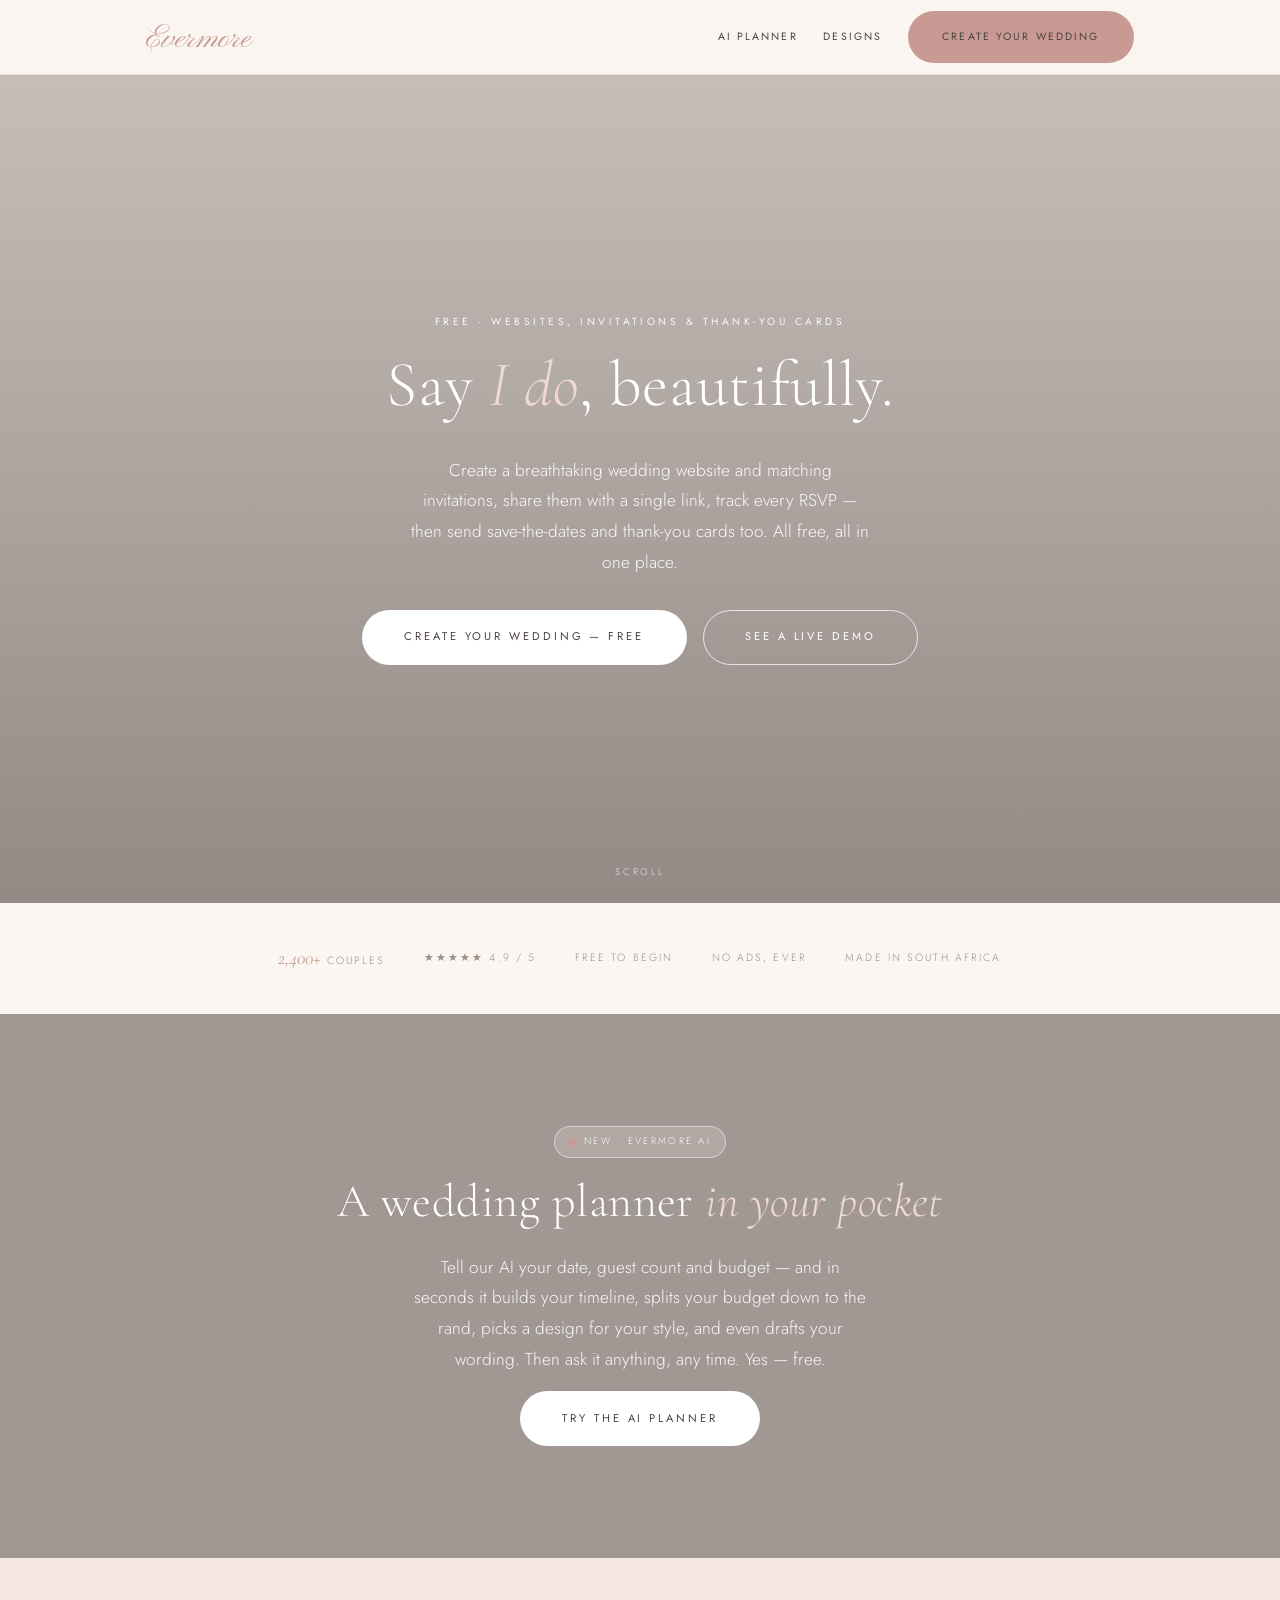
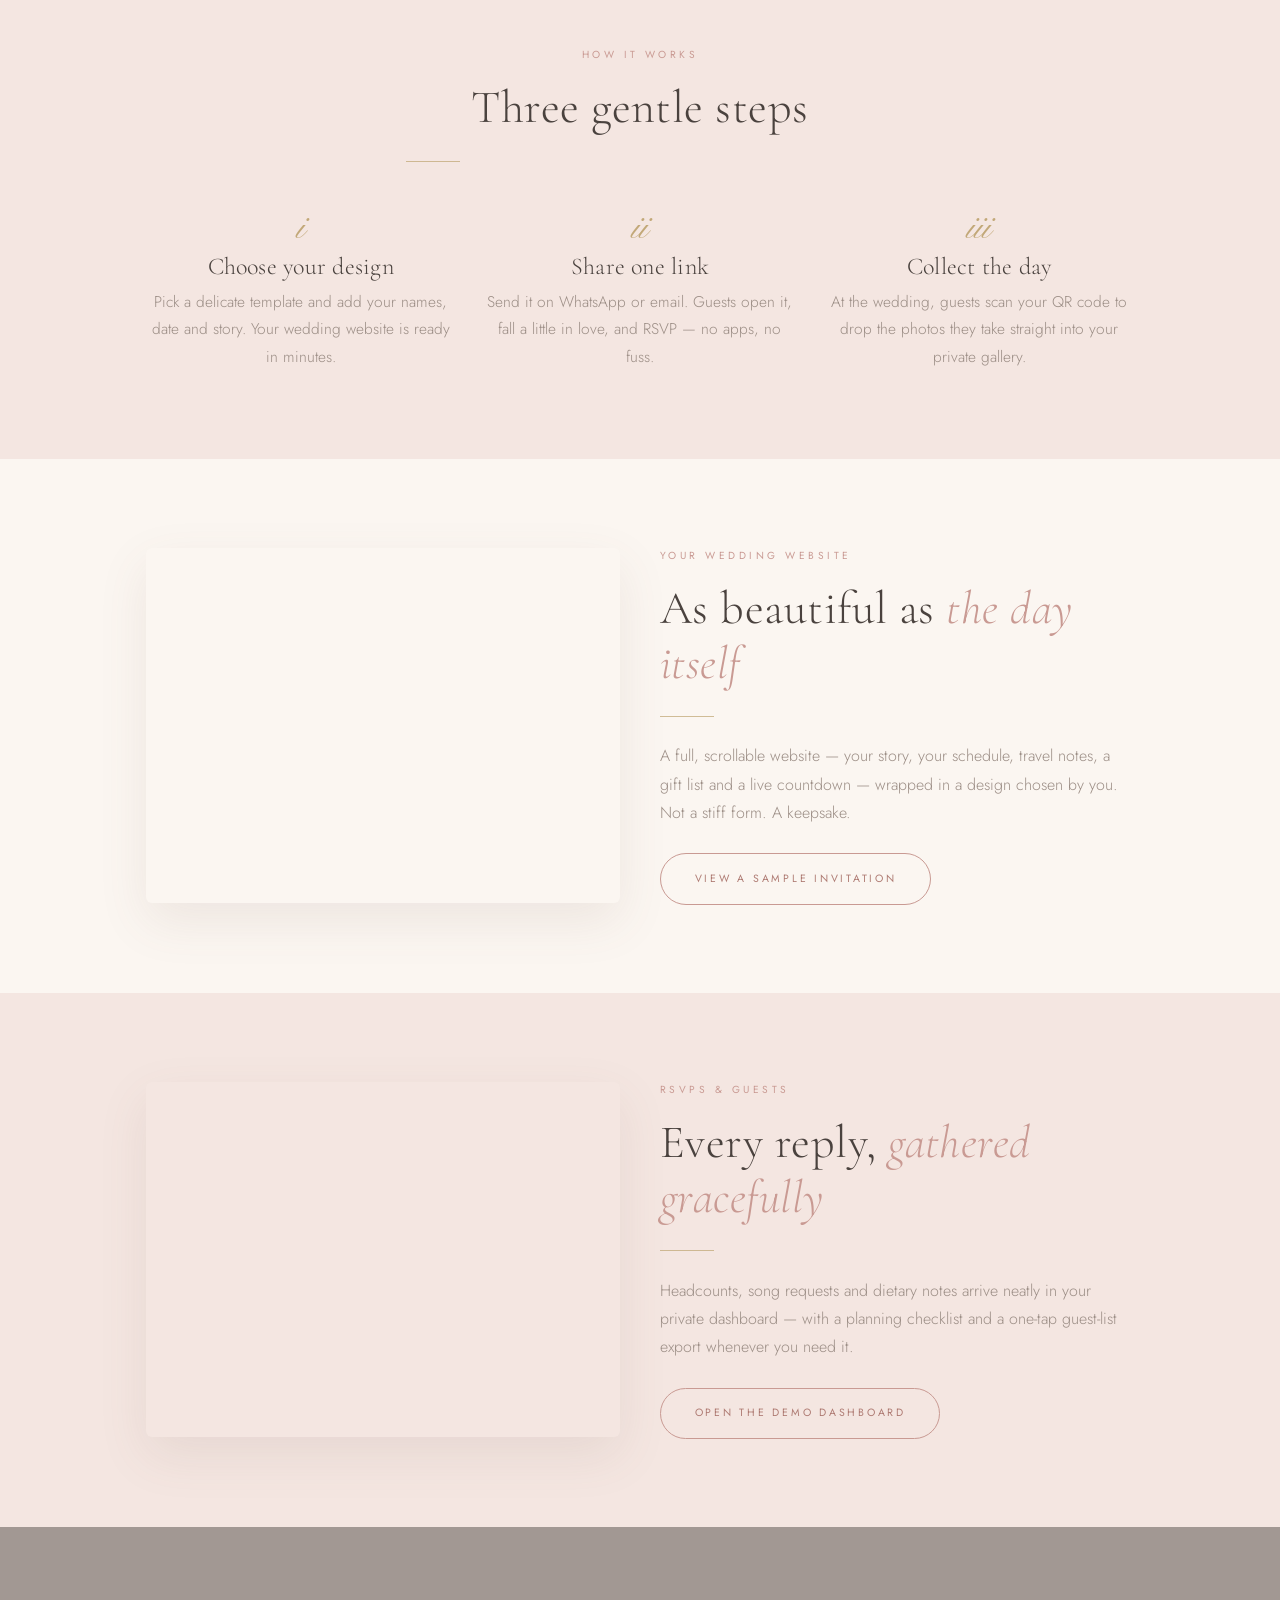
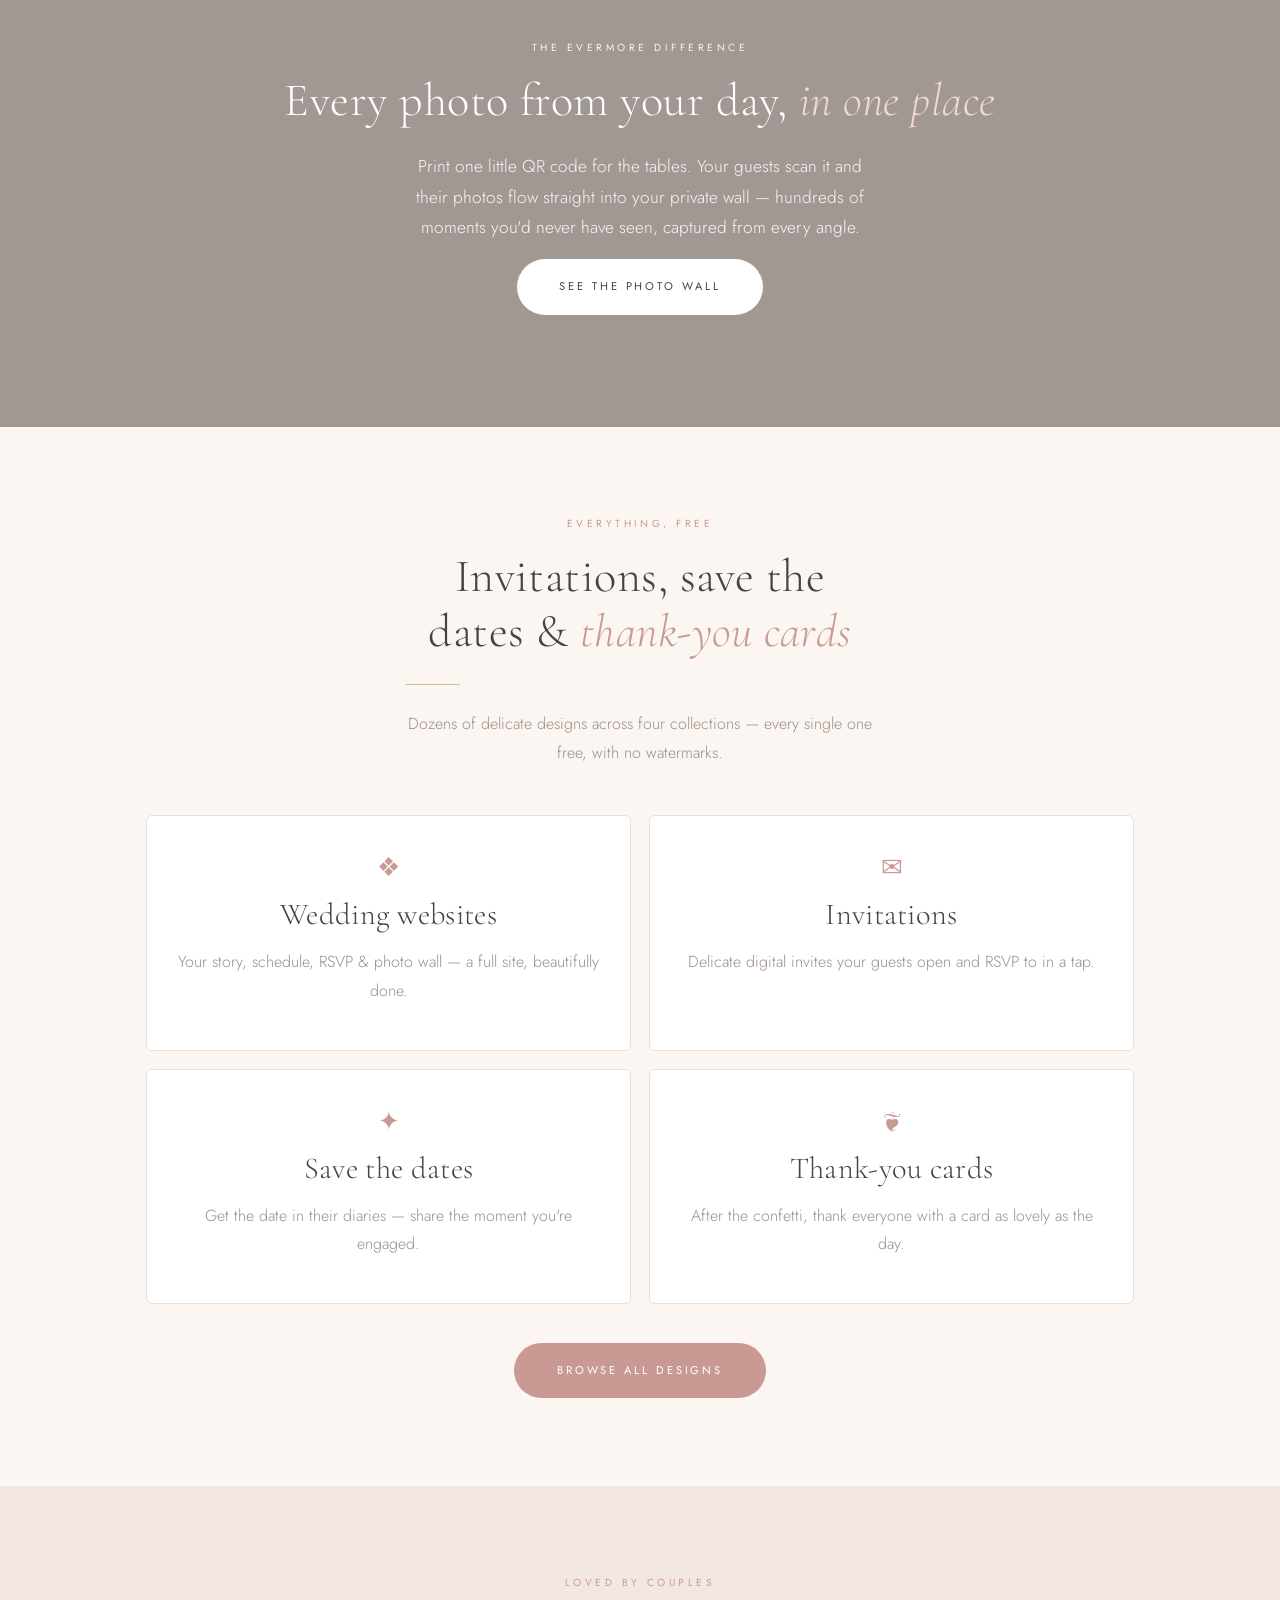
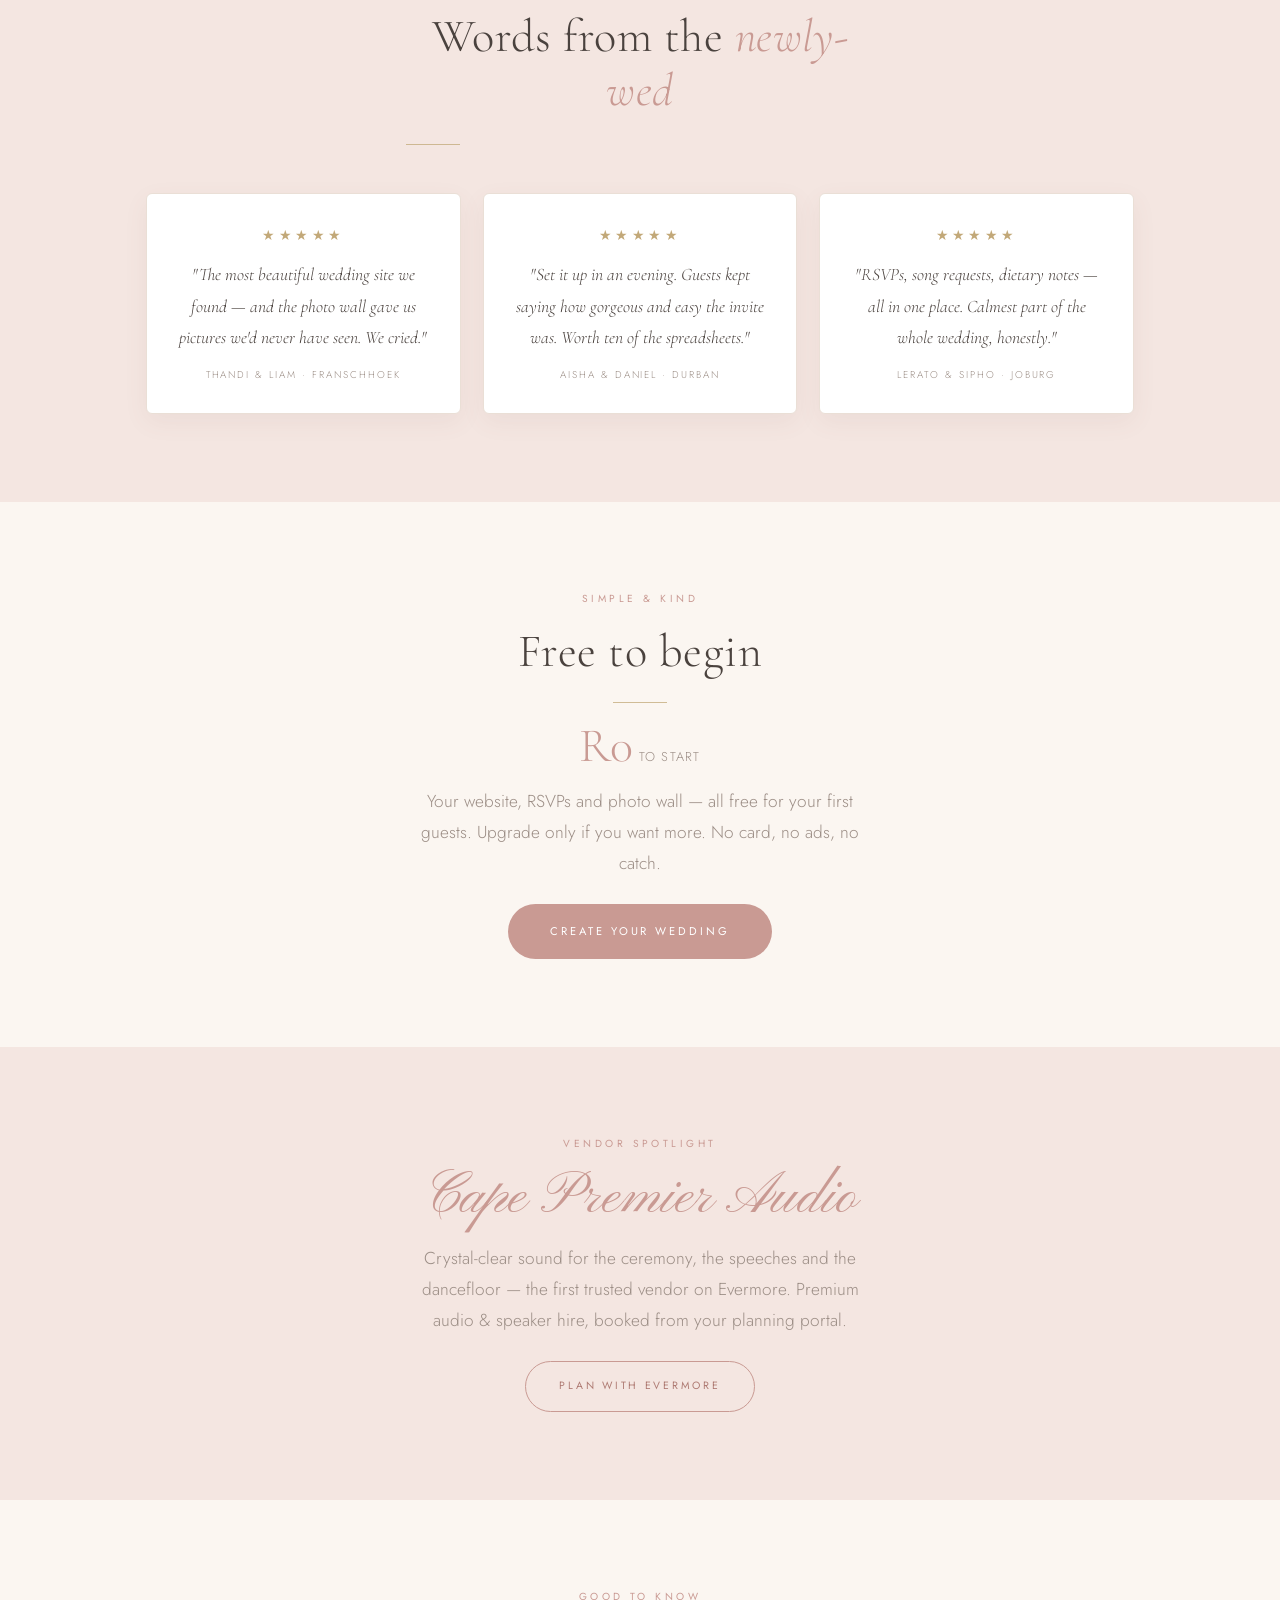
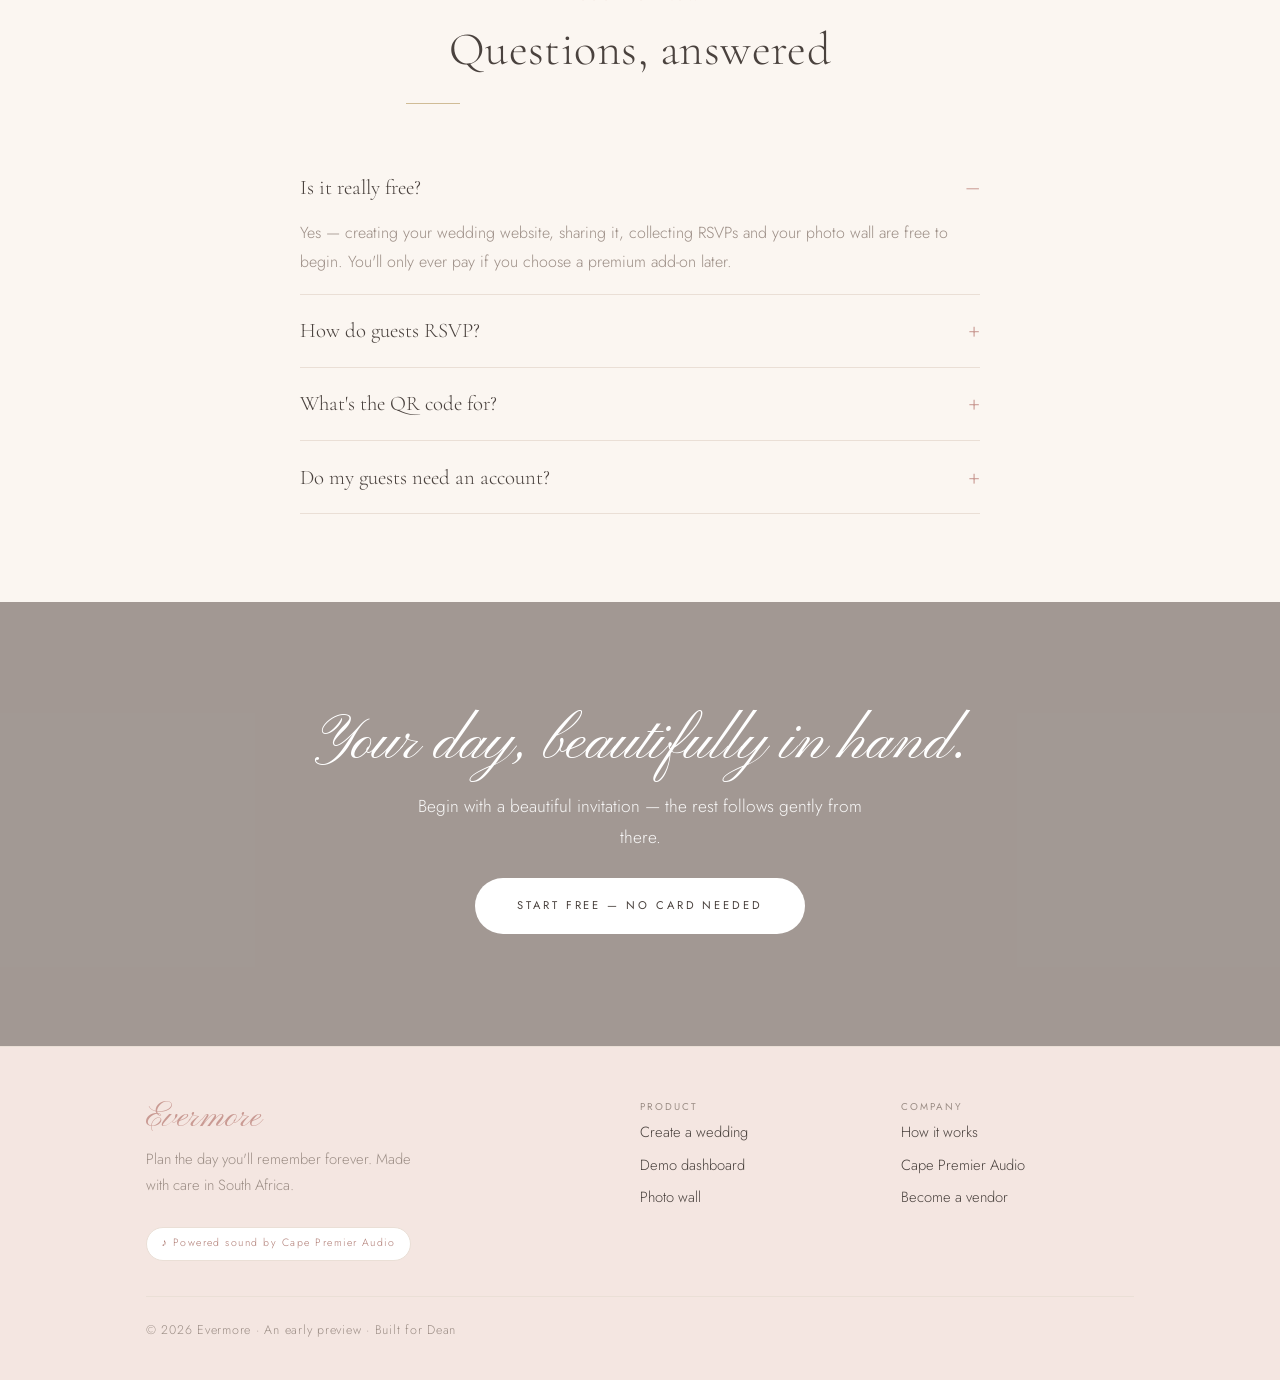
<file: index.html>
<!DOCTYPE html>
<html lang="en">
<head>
<meta charset="utf-8">
<meta name="viewport" content="width=device-width, initial-scale=1">
<title>Evermore — Plan the day you'll remember forever</title>
<meta name="description" content="Evermore is the most beautiful way for couples to create a wedding website, share it with one link, track RSVPs, and collect every guest photo on the day — free to begin.">
<meta property="og:title" content="Evermore — Plan the day you'll remember forever">
<meta property="og:description" content="Create a stunning wedding website, share one link, track RSVPs, and gather every photo from your day.">
<meta property="og:type" content="website">
<link rel="preconnect" href="https://fonts.googleapis.com">
<link rel="preconnect" href="https://images.unsplash.com" crossorigin>
<link href="https://fonts.googleapis.com/css2?family=Pinyon+Script&family=Cormorant+Garamond:ital,wght@0,300;0,400;0,500;1,300;1,400&family=Jost:wght@300;400;500&display=swap" rel="stylesheet">
<link rel="stylesheet" href="assets/style.css">
</head>
<body>

<!-- NAV (copy on every page) -->
<nav class="nav">
  <div class="container">
    <a class="brand" href="index.html">Evermore</a>
    <div class="nav-links">
      <a href="planner.html">AI&nbsp;Planner</a>
      <a href="designs.html">Designs</a>
      <a class="btn btn-primary nav-cta" href="create.html">Create your wedding</a>
    </div>
  </div>
</nav>

<!-- PHOTO HERO -->
<header class="hero-photo">
  <div class="bg" style="background-image:url('https://images.unsplash.com/photo-1536113906904-15bfc5b63fc9?q=80&auto=format&fit=crop&w=1600')"></div>
  <div class="scrim"></div>
  <div class="inner">
    <p class="eyebrow">Free · websites, invitations &amp; thank-you cards</p>
    <h1>Say <em>I&nbsp;do</em>, beautifully.</h1>
    <p class="lead center">Create a breathtaking wedding website and matching invitations, share them with a single link, track every RSVP — then send save-the-dates and thank-you cards too. All free, all in one place.</p>
    <div class="hero-actions">
      <a class="btn btn-light btn-lg" href="create.html">Create your wedding — free</a>
      <a class="btn btn-outline-light btn-lg" href="dashboard.html?w=demo">See a live demo</a>
    </div>
  </div>
  <div class="scroll-cue">scroll</div>
</header>

<!-- TRUST -->
<section style="padding:2.4rem 0">
  <div class="container">
    <div class="trust reveal">
      <span><b>2,400+</b> couples</span>
      <span>★★★★★ 4.9 / 5</span>
      <span>Free to begin</span>
      <span>No ads, ever</span>
      <span>Made in South Africa</span>
    </div>
  </div>
</section>

<!-- AI PLANNER (headline feature) -->
<section class="band" style="background-image:url('https://images.unsplash.com/photo-1580824456266-c578703e13da?q=80&auto=format&fit=crop&w=1600')">
  <div class="container narrow">
    <span class="ai-badge" style="background:rgba(255,255,255,.16);border-color:rgba(255,255,255,.45);color:#fff"><span class="dot"></span> New · Evermore AI</span>
    <h2 style="margin-top:1rem">A wedding planner <em style="color:#F1D9D2">in your pocket</em></h2>
    <p class="lead center">Tell our AI your date, guest count and budget — and in seconds it builds your timeline, splits your budget down to the rand, picks a design for your style, and even drafts your wording. Then ask it anything, any time. Yes — free.</p>
    <a class="btn btn-light btn-lg" href="planner.html">Try the AI planner</a>
  </div>
</section>

<!-- HOW IT WORKS -->
<section id="how" class="bg-rose">
  <div class="container">
    <div class="section-head reveal">
      <p class="eyebrow">How it works</p>
      <h2>Three gentle steps</h2>
      <div class="rule"></div>
    </div>
    <div class="grid grid-3">
      <div class="feature reveal"><div class="num">i</div><h3>Choose your design</h3><p>Pick a delicate template and add your names, date and story. Your wedding website is ready in minutes.</p></div>
      <div class="feature reveal"><div class="num">ii</div><h3>Share one link</h3><p>Send it on WhatsApp or email. Guests open it, fall a little in love, and RSVP — no apps, no fuss.</p></div>
      <div class="feature reveal"><div class="num">iii</div><h3>Collect the day</h3><p>At the wedding, guests scan your QR code to drop the photos they take straight into your private gallery.</p></div>
    </div>
  </div>
</section>

<!-- FEATURE: wedding website -->
<section>
  <div class="container">
    <div class="split reveal">
      <div class="ph" style="background-image:url('https://images.unsplash.com/photo-1492175742197-ed20dc5a6bed?q=80&auto=format&fit=crop&w=900')"></div>
      <div class="txt">
        <p class="eyebrow">Your wedding website</p>
        <h2>As beautiful as <em>the day itself</em></h2>
        <div class="rule"></div>
        <p class="muted">A full, scrollable website — your story, your schedule, travel notes, a gift list and a live countdown — wrapped in a design chosen by you. Not a stiff form. A keepsake.</p>
        <a class="btn btn-ghost" href="invite.html?w=demo" style="margin-top:.6rem">View a sample invitation</a>
      </div>
    </div>
  </div>
</section>

<!-- FEATURE: RSVP -->
<section class="bg-rose">
  <div class="container">
    <div class="split rev reveal">
      <div class="ph" style="background-image:url('https://images.unsplash.com/photo-1571984129381-41d698ebca6b?q=80&auto=format&fit=crop&w=900')"></div>
      <div class="txt">
        <p class="eyebrow">RSVPs &amp; guests</p>
        <h2>Every reply, <em>gathered gracefully</em></h2>
        <div class="rule"></div>
        <p class="muted">Headcounts, song requests and dietary notes arrive neatly in your private dashboard — with a planning checklist and a one-tap guest-list export whenever you need it.</p>
        <a class="btn btn-ghost" href="dashboard.html?w=demo" style="margin-top:.6rem">Open the demo dashboard</a>
      </div>
    </div>
  </div>
</section>

<!-- BAND: photo wall (the differentiator) -->
<section class="band" style="background-image:url('https://images.unsplash.com/photo-1525441273400-056e9c7517b3?q=80&auto=format&fit=crop&w=1600')">
  <div class="container narrow">
    <p class="eyebrow" style="color:#fff;opacity:.9">The Evermore difference</p>
    <h2>Every photo from your day, <em style="color:#F1D9D2">in one place</em></h2>
    <p class="lead center">Print one little QR code for the tables. Your guests scan it and their photos flow straight into your private wall — hundreds of moments you'd never have seen, captured from every angle.</p>
    <a class="btn btn-light btn-lg" href="photos.html?w=demo">See the photo wall</a>
  </div>
</section>

<!-- WHAT YOU CAN MAKE -->
<section>
  <div class="container">
    <div class="section-head reveal">
      <p class="eyebrow">Everything, free</p>
      <h2>Invitations, save the dates &amp; <em>thank-you cards</em></h2>
      <div class="rule"></div>
      <p class="muted">Dozens of delicate designs across four collections — every single one free, with no watermarks.</p>
    </div>
    <div class="grid reveal" style="grid-template-columns:1fr 1fr;gap:18px">
      <a class="info-card" href="designs.html" style="text-decoration:none"><div class="ico">❖</div><h3>Wedding websites</h3><p class="muted">Your story, schedule, RSVP &amp; photo wall — a full site, beautifully done.</p></a>
      <a class="info-card" href="designs.html" style="text-decoration:none"><div class="ico">✉</div><h3>Invitations</h3><p class="muted">Delicate digital invites your guests open and RSVP to in a tap.</p></a>
      <a class="info-card" href="designs.html" style="text-decoration:none"><div class="ico">✦</div><h3>Save the dates</h3><p class="muted">Get the date in their diaries — share the moment you're engaged.</p></a>
      <a class="info-card" href="designs.html" style="text-decoration:none"><div class="ico">❦</div><h3>Thank-you cards</h3><p class="muted">After the confetti, thank everyone with a card as lovely as the day.</p></a>
    </div>
    <div class="center" style="margin-top:2.4rem"><a class="btn btn-primary btn-lg" href="designs.html">Browse all designs</a></div>
  </div>
</section>

<!-- TESTIMONIALS -->
<section class="bg-rose">
  <div class="container">
    <div class="section-head reveal">
      <p class="eyebrow">Loved by couples</p>
      <h2>Words from the <em>newly-wed</em></h2>
      <div class="rule"></div>
    </div>
    <div class="quotes">
      <div class="quote reveal"><div class="stars">★★★★★</div><p>"The most beautiful wedding site we found — and the photo wall gave us pictures we'd never have seen. We cried."</p><div class="who">Thandi &amp; Liam · Franschhoek</div></div>
      <div class="quote reveal"><div class="stars">★★★★★</div><p>"Set it up in an evening. Guests kept saying how gorgeous and easy the invite was. Worth ten of the spreadsheets."</p><div class="who">Aisha &amp; Daniel · Durban</div></div>
      <div class="quote reveal"><div class="stars">★★★★★</div><p>"RSVPs, song requests, dietary notes — all in one place. Calmest part of the whole wedding, honestly."</p><div class="who">Lerato &amp; Sipho · Joburg</div></div>
    </div>
  </div>
</section>

<!-- PRICING / FREE -->
<section class="center">
  <div class="container narrow reveal">
    <p class="eyebrow">Simple &amp; kind</p>
    <h2>Free to begin</h2>
    <div class="rule" style="margin:1.2rem auto"></div>
    <p class="price">R0<small> to start</small></p>
    <p class="lead center" style="margin:1rem auto 1.6rem">Your website, RSVPs and photo wall — all free for your first guests. Upgrade only if you want more. No card, no ads, no catch.</p>
    <a class="btn btn-primary btn-lg" href="create.html">Create your wedding</a>
  </div>
</section>

<!-- VENDOR -->
<section class="bg-rose center">
  <div class="container narrow reveal">
    <p class="eyebrow">Vendor spotlight</p>
    <p class="script" style="font-size:clamp(2.6rem,9vw,3.6rem)">Cape Premier Audio</p>
    <p class="lead center" style="margin:1rem auto 1.6rem">Crystal-clear sound for the ceremony, the speeches and the dancefloor — the first trusted vendor on Evermore. Premium audio &amp; speaker hire, booked from your planning portal.</p>
    <a class="btn btn-ghost" href="create.html">Plan with Evermore</a>
  </div>
</section>

<!-- FAQ -->
<section>
  <div class="container">
    <div class="section-head reveal"><p class="eyebrow">Good to know</p><h2>Questions, answered</h2><div class="rule"></div></div>
    <div class="faq reveal">
      <details open><summary>Is it really free?</summary><p>Yes — creating your wedding website, sharing it, collecting RSVPs and your photo wall are free to begin. You'll only ever pay if you choose a premium add-on later.</p></details>
      <details><summary>How do guests RSVP?</summary><p>You share one link. Guests open your invitation in any browser and reply right there — with their headcount, song request and dietary needs. It all lands in your dashboard.</p></details>
      <details><summary>What's the QR code for?</summary><p>It's for the wedding day. Pop it on your tables and guests scan to add the photos they take straight to your private gallery — no app to download.</p></details>
      <details><summary>Do my guests need an account?</summary><p>Never. Viewing the invite, RSVPing and sharing photos all work with a simple link or scan.</p></details>
    </div>
  </div>
</section>

<!-- CTA -->
<section class="band" style="background-image:url('https://images.unsplash.com/photo-1591604442449-ecc9943efabf?q=80&auto=format&fit=crop&w=1600')">
  <div class="container narrow">
    <p class="script" style="font-size:clamp(2.6rem,10vw,3.8rem)">Your day, beautifully in hand.</p>
    <p class="lead center" style="margin:1rem auto 1.6rem">Begin with a beautiful invitation — the rest follows gently from there.</p>
    <a class="btn btn-light btn-lg" href="create.html">Start free — no card needed</a>
  </div>
</section>

<!-- FOOTER (copy on every page) -->
<footer>
  <div class="container">
    <div class="foot-grid">
      <div>
        <div class="foot-brand">Evermore</div>
        <p class="muted" style="max-width:32ch;margin-top:.6rem">Plan the day you'll remember forever. Made with care in South Africa.</p>
        <span class="vendor-tag">♪ Powered sound by Cape Premier Audio</span>
      </div>
      <div>
        <h4>Product</h4>
        <p style="margin:.4rem 0"><a href="create.html">Create a wedding</a></p>
        <p style="margin:.4rem 0"><a href="dashboard.html?w=demo">Demo dashboard</a></p>
        <p style="margin:.4rem 0"><a href="photos.html?w=demo">Photo wall</a></p>
      </div>
      <div>
        <h4>Company</h4>
        <p style="margin:.4rem 0"><a href="index.html#how">How it works</a></p>
        <p style="margin:.4rem 0"><a href="#">Cape Premier Audio</a></p>
        <p style="margin:.4rem 0"><a href="create.html">Become a vendor</a></p>
      </div>
    </div>
    <div class="copyright">© 2026 Evermore · An early preview · Built for Dean</div>
  </div>
</footer>

<script src="assets/app.js"></script>
<script>Evermore.reveal();</script>
</body>
</html>
</file>
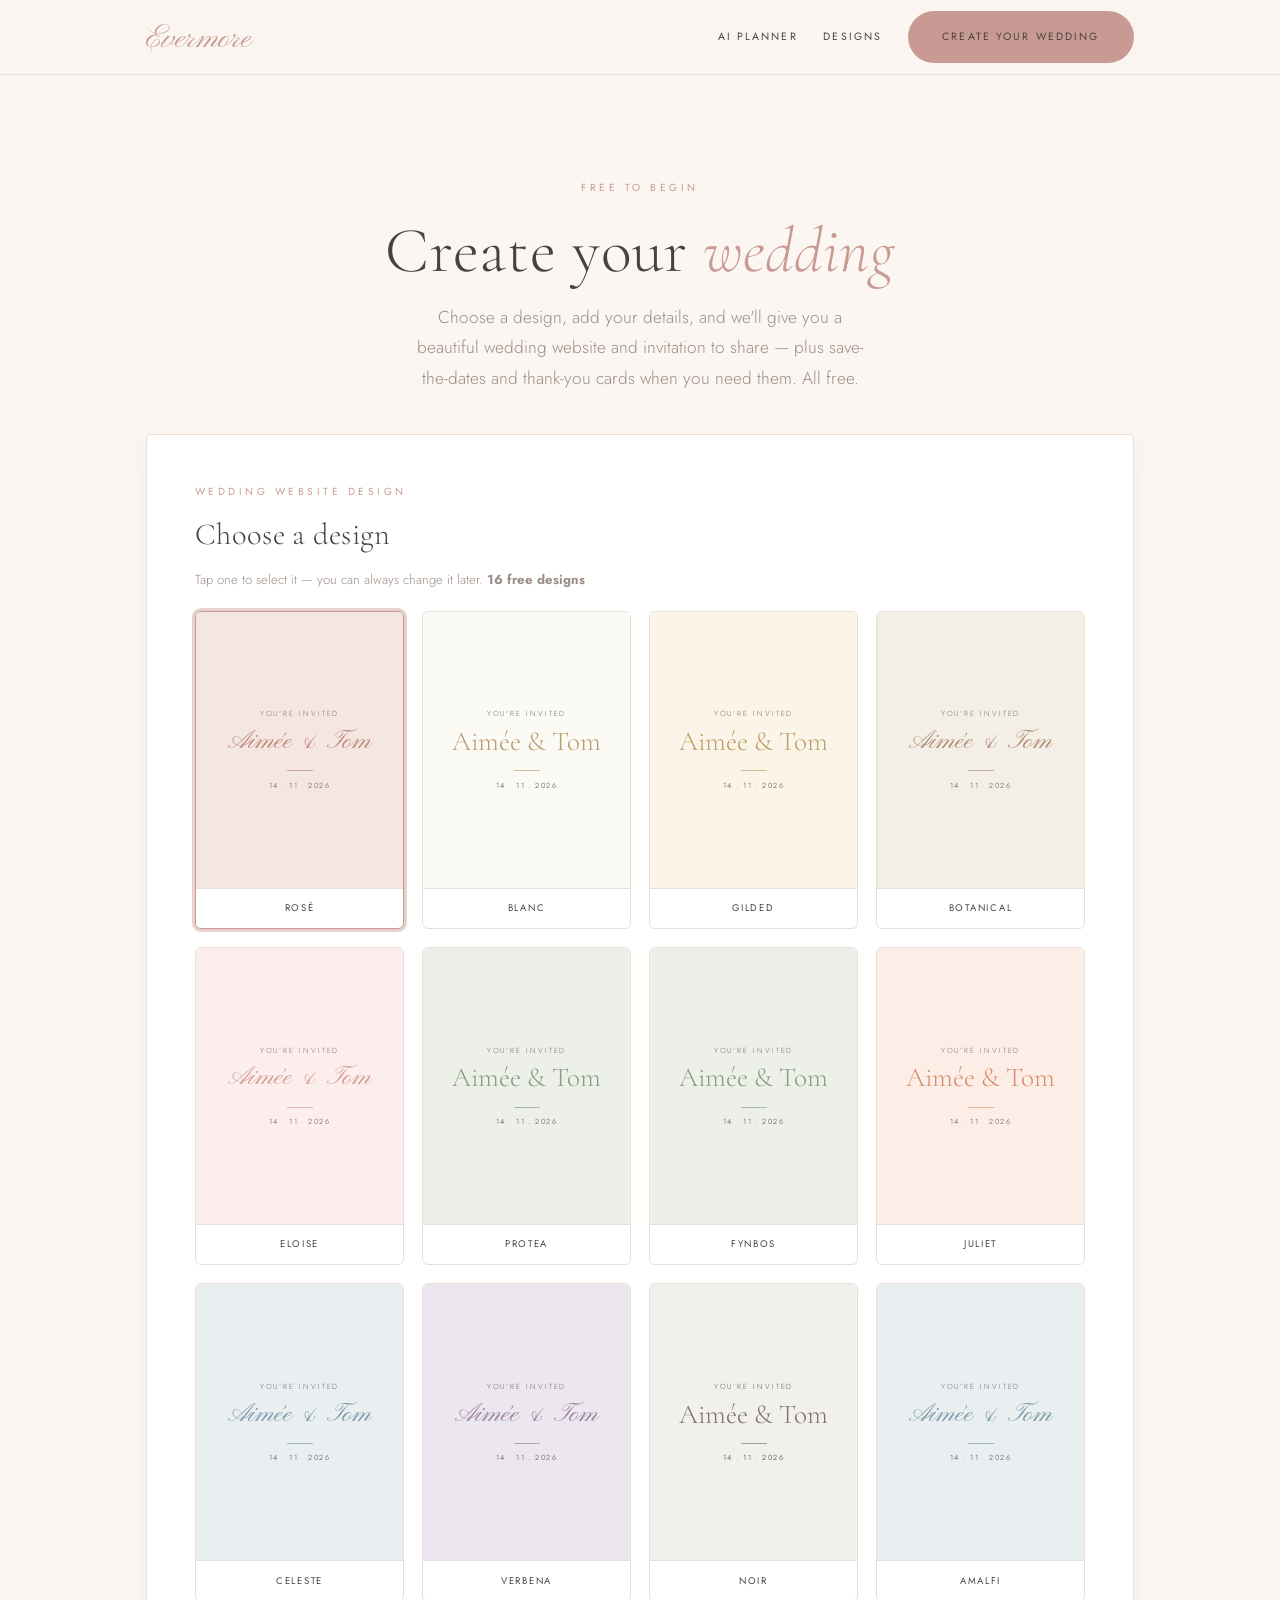
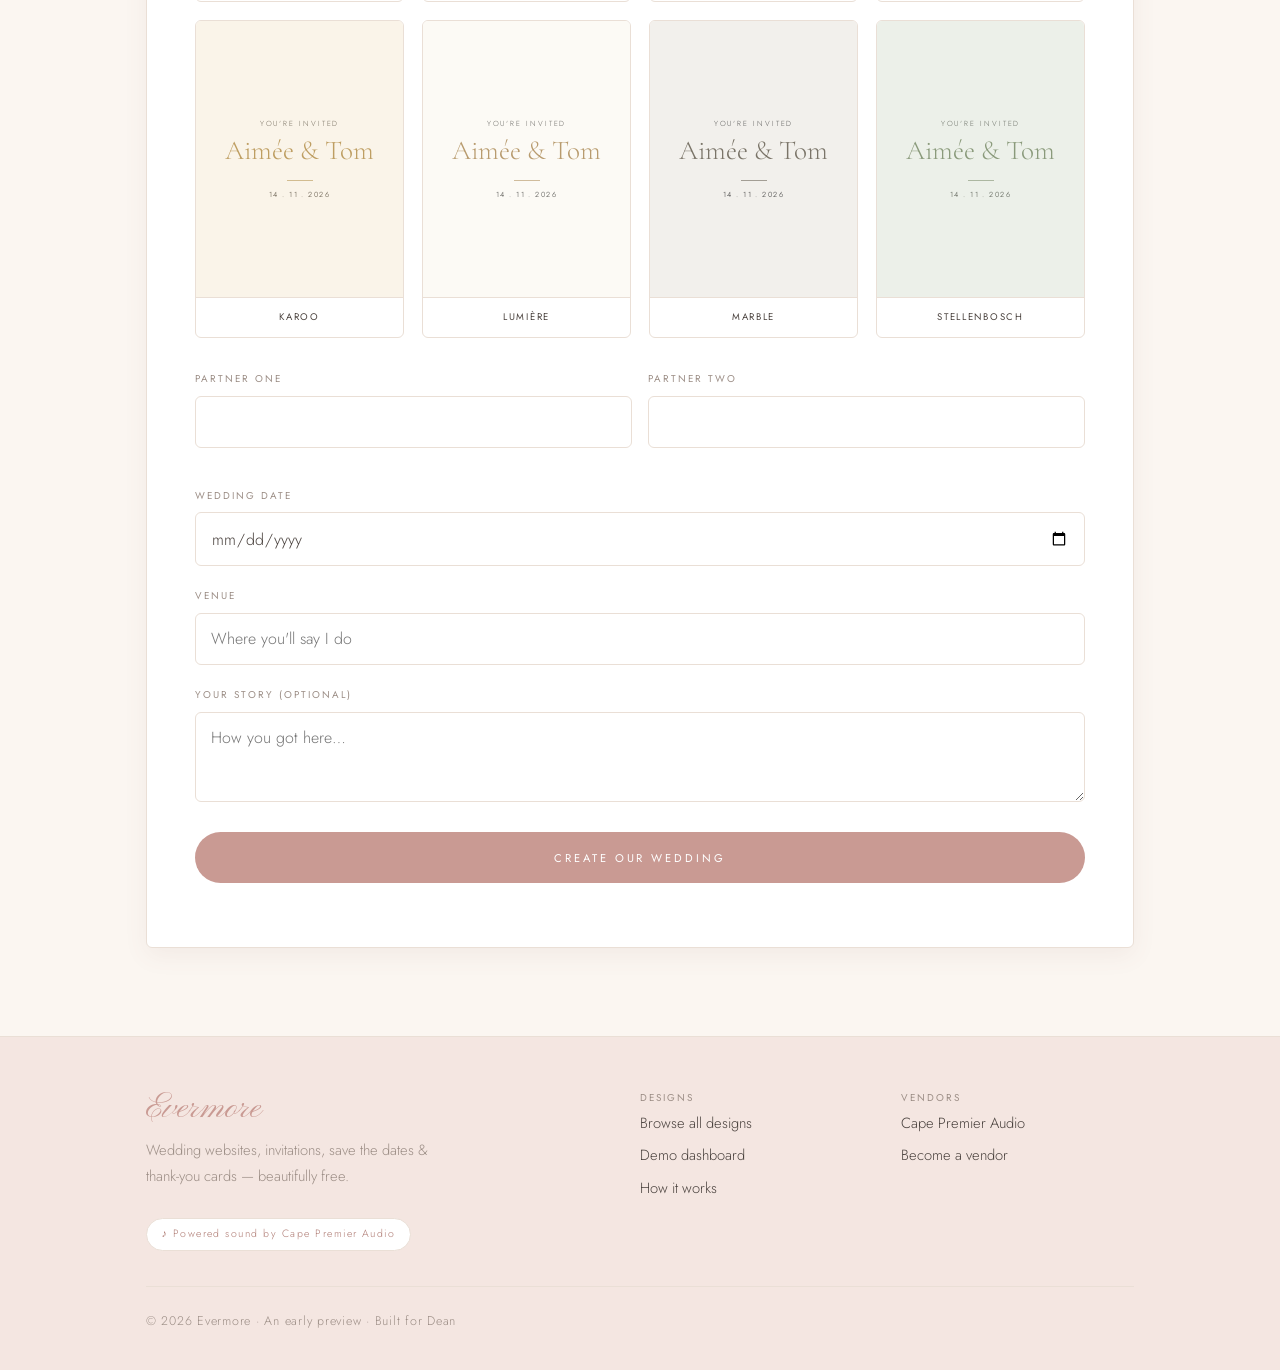
<file: create.html>
<!DOCTYPE html>
<html lang="en">
<head>
<meta charset="utf-8">
<meta name="viewport" content="width=device-width, initial-scale=1">
<title>Create your wedding — Evermore</title>
<meta name="description" content="Create your free wedding website and invitation in minutes — pick a design, add your details, share one link.">
<link rel="preconnect" href="https://fonts.googleapis.com">
<link rel="preconnect" href="https://images.unsplash.com" crossorigin>
<link href="https://fonts.googleapis.com/css2?family=Pinyon+Script&family=Cormorant+Garamond:ital,wght@0,300;0,400;0,500;1,300;1,400&family=Jost:wght@300;400;500&display=swap" rel="stylesheet">
<link rel="stylesheet" href="assets/style.css">
</head>
<body>

<nav class="nav">
  <div class="container">
    <a class="brand" href="index.html">Evermore</a>
    <div class="nav-links">
      <a href="planner.html">AI&nbsp;Planner</a>
      <a href="designs.html">Designs</a>
      <a class="btn btn-primary nav-cta" href="create.html">Create your wedding</a>
    </div>
  </div>
</nav>

<header class="hero" style="padding-bottom:1.5rem">
  <div class="container">
    <p class="eyebrow">Free to begin</p>
    <h1>Create your <em>wedding</em></h1>
    <p class="lead center" style="margin:0 auto">Choose a design, add your details, and we'll give you a beautiful wedding website and invitation to share — plus save-the-dates and thank-you cards when you need them. All free.</p>
  </div>
</header>

<section style="padding-top:1rem">
  <div class="container">
    <div class="panel reveal" id="formPanel">
      <p class="eyebrow" id="typeLabel">Your design</p>
      <h3 class="mt0">Choose a design</h3>
      <p class="help" style="margin-bottom:1.2rem">Tap one to select it — you can always change it later. <b id="designCount"></b></p>
      <div class="design-grid" id="picker" style="margin-bottom:2rem"></div>

      <form id="form" class="stack">
        <div class="row row-2">
          <div class="field"><label>Partner one</label><input class="input" id="partnerA" required></div>
          <div class="field"><label>Partner two</label><input class="input" id="partnerB" required></div>
        </div>
        <div class="field"><label>Wedding date</label><input class="input" id="date" type="date" required></div>
        <div class="field"><label>Venue</label><input class="input" id="venue" placeholder="Where you'll say I do"></div>
        <div class="field"><label>Your story <span class="muted">(optional)</span></label><textarea id="story" placeholder="How you got here…"></textarea></div>
        <button type="submit" class="btn btn-primary btn-block btn-lg">Create our wedding</button>
        <p class="help" id="err" style="color:var(--blush-deep)"></p>
      </form>
    </div>

    <div class="panel reveal hide" id="successPanel">
      <div class="center stack">
        <p class="script" style="font-size:2.6rem">Your wedding is ready</p>
        <p class="lead center" id="successSub" style="margin-inline:auto"></p>
        <div class="qr-card"><img id="qr" alt="QR to your invitation" width="200" height="200"></div>
        <div class="field" style="text-align:left">
          <label>Your shareable invitation link</label>
          <div class="flex wrap"><input class="input" id="shareLink" readonly style="flex:1;min-width:200px"><button class="btn btn-ghost" id="copyBtn" type="button">Copy</button></div>
          <p class="help">Send it on WhatsApp, email — anywhere your guests are.</p>
        </div>
        <a class="btn btn-primary btn-block btn-lg" id="viewBtn" href="#">View your invitation</a>
        <a class="btn btn-ghost btn-block" id="dashBtn" href="#">Open your dashboard</a>
        <div class="note">This preview saves in your browser. Central storage across devices comes with the backend.</div>
      </div>
    </div>
  </div>
</section>

<footer>
  <div class="container">
    <div class="foot-grid">
      <div>
        <div class="foot-brand">Evermore</div>
        <p class="muted" style="max-width:32ch;margin-top:.6rem">Wedding websites, invitations, save the dates &amp; thank-you cards — beautifully free.</p>
        <span class="vendor-tag">♪ Powered sound by Cape Premier Audio</span>
      </div>
      <div>
        <h4>Designs</h4>
        <p style="margin:.4rem 0"><a href="designs.html">Browse all designs</a></p>
        <p style="margin:.4rem 0"><a href="dashboard.html?w=demo">Demo dashboard</a></p>
        <p style="margin:.4rem 0"><a href="index.html#how">How it works</a></p>
      </div>
      <div>
        <h4>Vendors</h4>
        <p style="margin:.4rem 0"><a href="#">Cape Premier Audio</a></p>
        <p style="margin:.4rem 0"><a href="create.html">Become a vendor</a></p>
      </div>
    </div>
    <div class="copyright">© 2026 Evermore · An early preview · Built for Dean</div>
  </div>
</footer>

<script src="assets/app.js"></script>
<script>
(function(){
  var designs = Evermore.designs;
  var typeLabels = { website:'Wedding website', invitation:'Invitation', savedate:'Save the date', thankyou:'Thank-you card' };
  var type = Evermore.param('type') || 'website';
  var chosen = Evermore.param('design') || 'rose';
  document.getElementById('typeLabel').textContent = (typeLabels[type] || 'Your') + ' design';
  document.getElementById('designCount').textContent = designs.length + ' free designs';

  function preview(d){
    return '<div class="dz tpl-' + d.theme + '"><div class="dk">You\'re invited</div><div class="dn">Aim&eacute;e &amp; Tom</div><div class="dr"></div><div class="dd">14 . 11 . 2026</div></div><div class="cap"><b>' + d.name + '</b></div>';
  }
  var picker = document.getElementById('picker');
  picker.innerHTML = designs.map(function(d){
    return '<div class="design-card' + (d.key===chosen?' sel':'') + '" data-key="' + d.key + '" role="button" tabindex="0">' + preview(d) + '</div>';
  }).join('');

  function select(key){
    chosen = key;
    [].forEach.call(picker.querySelectorAll('.design-card'), function(c){ c.classList.toggle('sel', c.getAttribute('data-key')===key); });
  }
  [].forEach.call(picker.querySelectorAll('.design-card'), function(c){
    c.addEventListener('click', function(){ select(c.getAttribute('data-key')); });
    c.addEventListener('keydown', function(e){ if(e.key==='Enter'||e.key===' '){ e.preventDefault(); select(c.getAttribute('data-key')); } });
  });

  document.getElementById('form').addEventListener('submit', function(e){
    e.preventDefault();
    var a = document.getElementById('partnerA').value.trim();
    var b = document.getElementById('partnerB').value.trim();
    var date = document.getElementById('date').value;
    var err = document.getElementById('err');
    if (!a || !b) { err.textContent = 'Please add both names.'; return; }
    if (!date) { err.textContent = 'Please choose your wedding date.'; return; }
    var d = Evermore.getDesign(chosen);
    var w = Evermore.createWedding({
      partnerA: a, partnerB: b, date: date,
      venue: document.getElementById('venue').value.trim(),
      story: document.getElementById('story').value.trim(),
      template: d.theme, design: d.key, motif: d.motif
    });
    Evermore.setCurrent(w.id);
    var link = Evermore.baseUrl() + 'invite.html?w=' + w.id;
    document.getElementById('successSub').textContent = a + ' & ' + b + ' · ' + Evermore.fmtDate(date);
    document.getElementById('qr').src = Evermore.qr(link, 200);
    document.getElementById('shareLink').value = link;
    document.getElementById('viewBtn').href = 'invite.html?w=' + w.id;
    document.getElementById('dashBtn').href = 'dashboard.html?w=' + w.id;
    document.getElementById('formPanel').classList.add('hide');
    var sp = document.getElementById('successPanel');
    sp.classList.remove('hide');
    Evermore.reveal();
    window.scrollTo({ top: 0, behavior: 'smooth' });
  });

  document.getElementById('copyBtn').addEventListener('click', function(){
    var inp = document.getElementById('shareLink');
    var btn = document.getElementById('copyBtn');
    function done(){ btn.textContent = 'Copied'; setTimeout(function(){ btn.textContent = 'Copy'; }, 1800); }
    if (navigator.clipboard && navigator.clipboard.writeText) { navigator.clipboard.writeText(inp.value).then(done, function(){ inp.select(); document.execCommand('copy'); done(); }); }
    else { inp.select(); document.execCommand('copy'); done(); }
  });

  Evermore.reveal();
})();
</script>
</body>
</html>
</file>
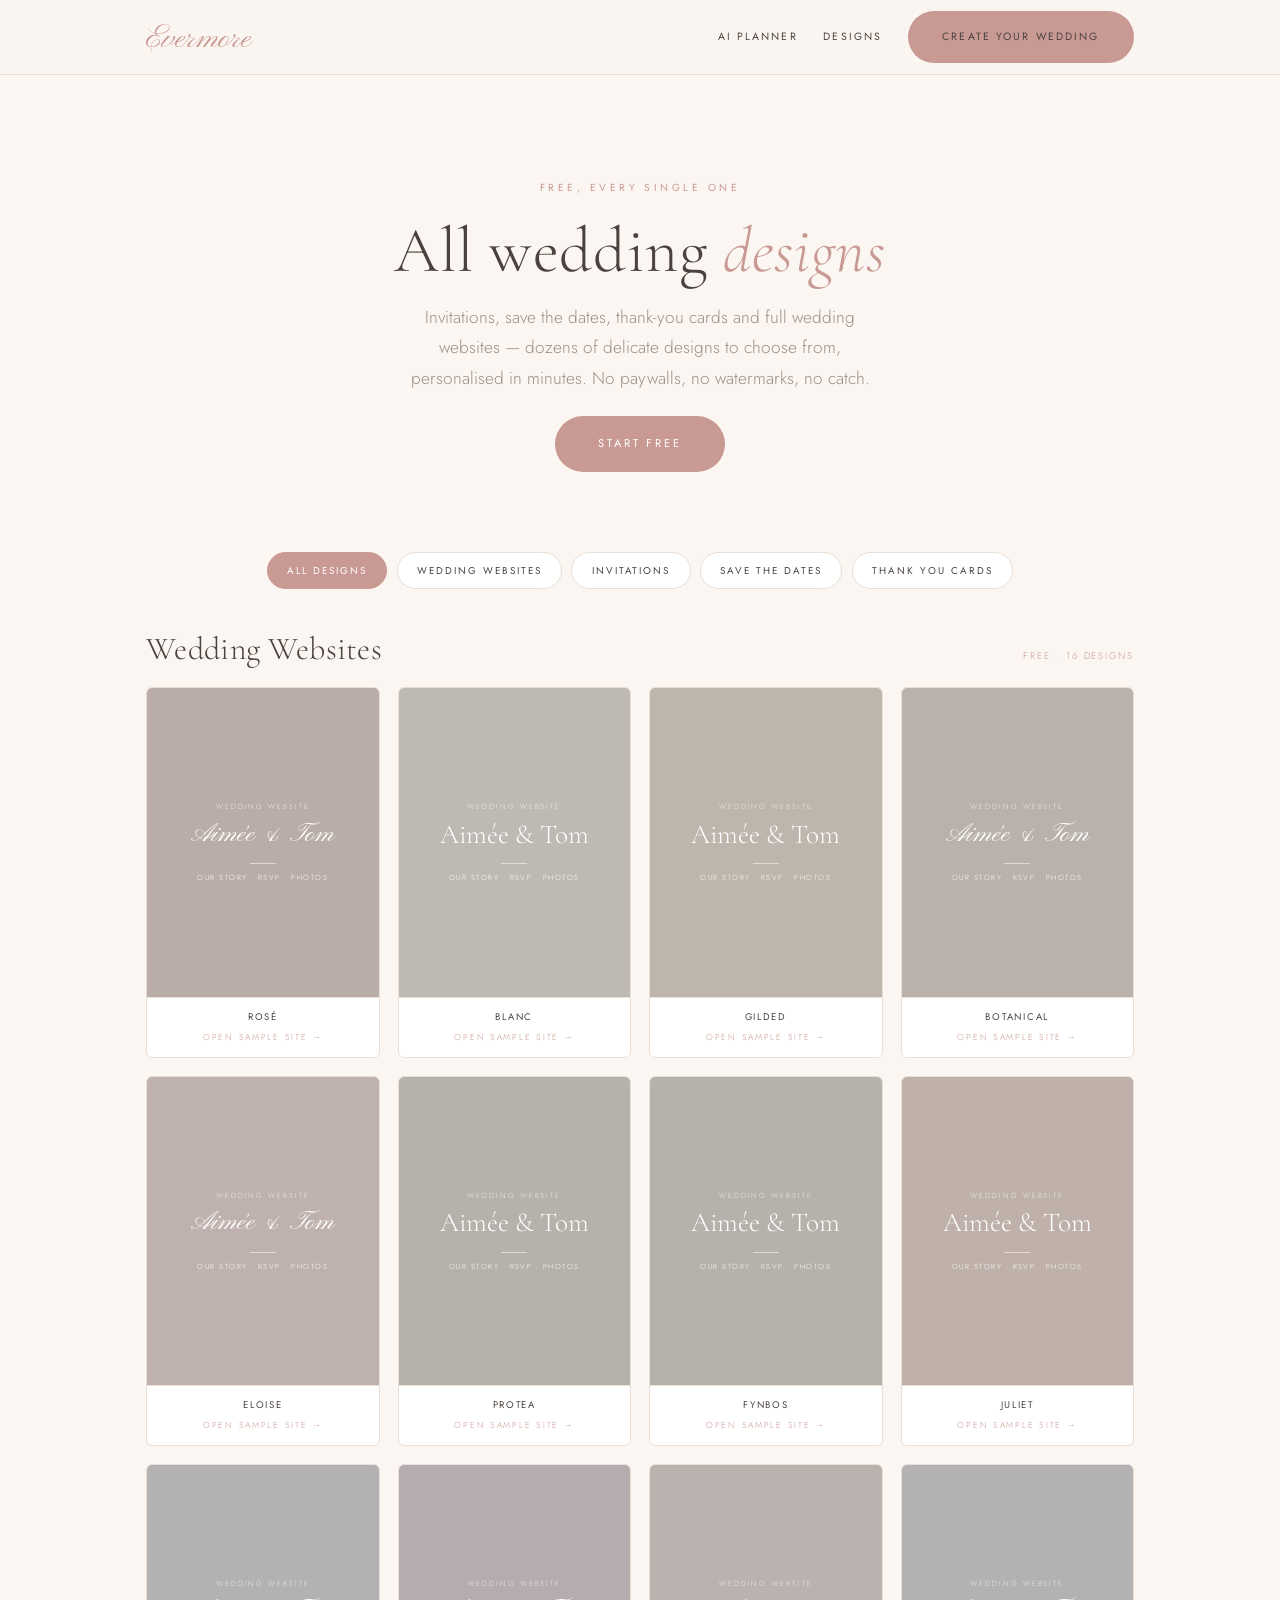
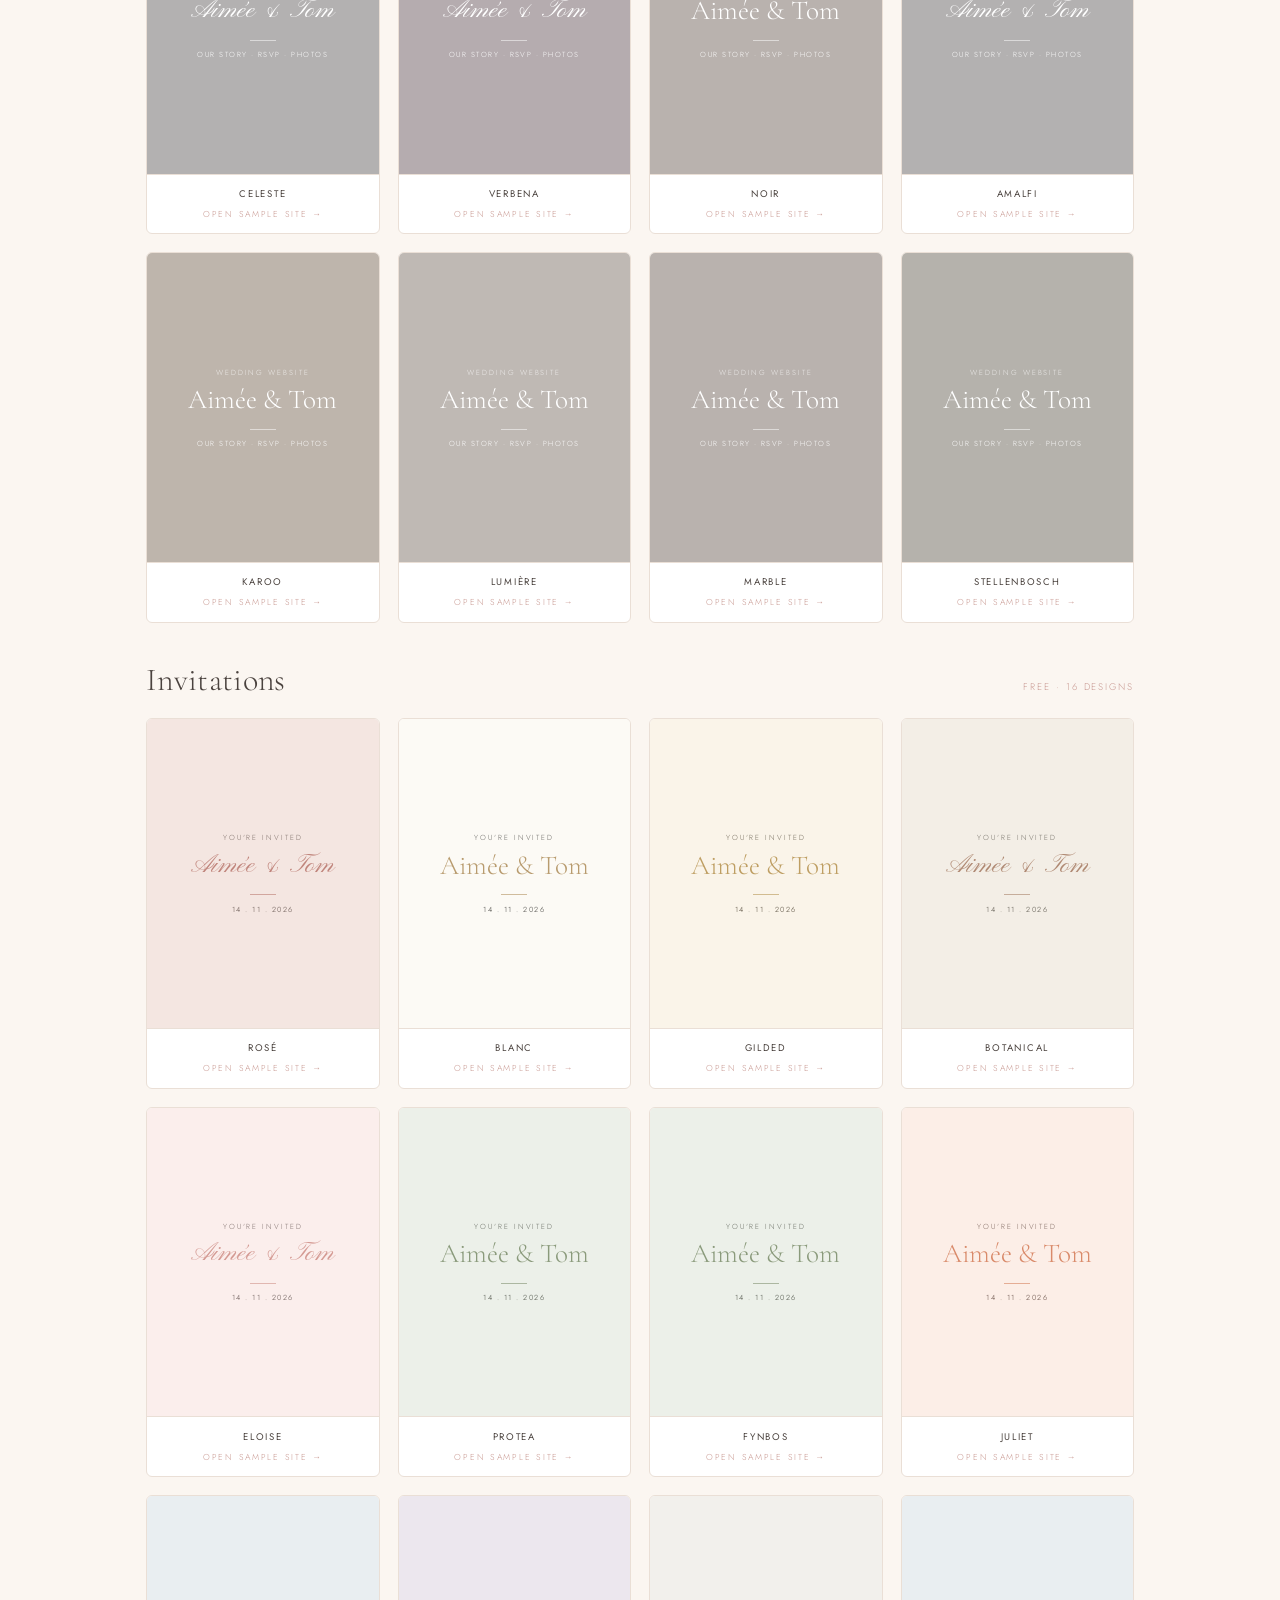
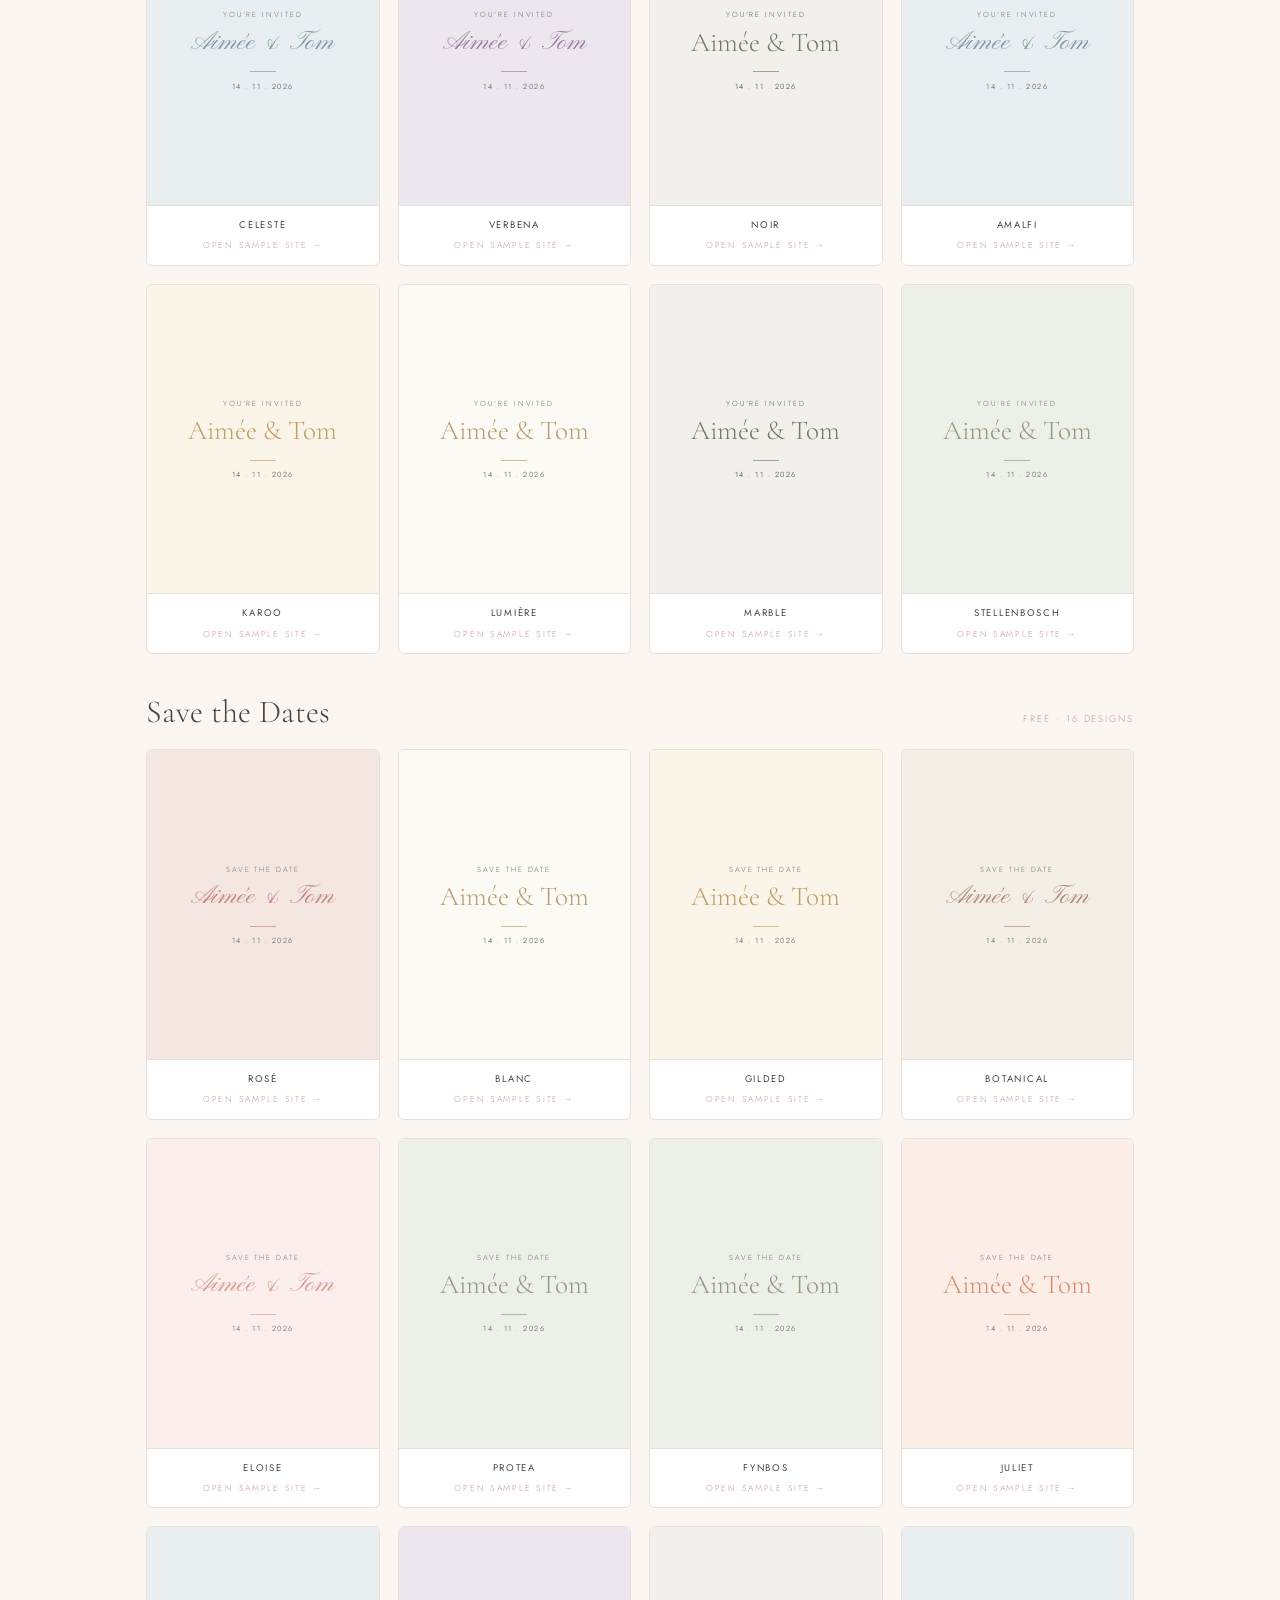
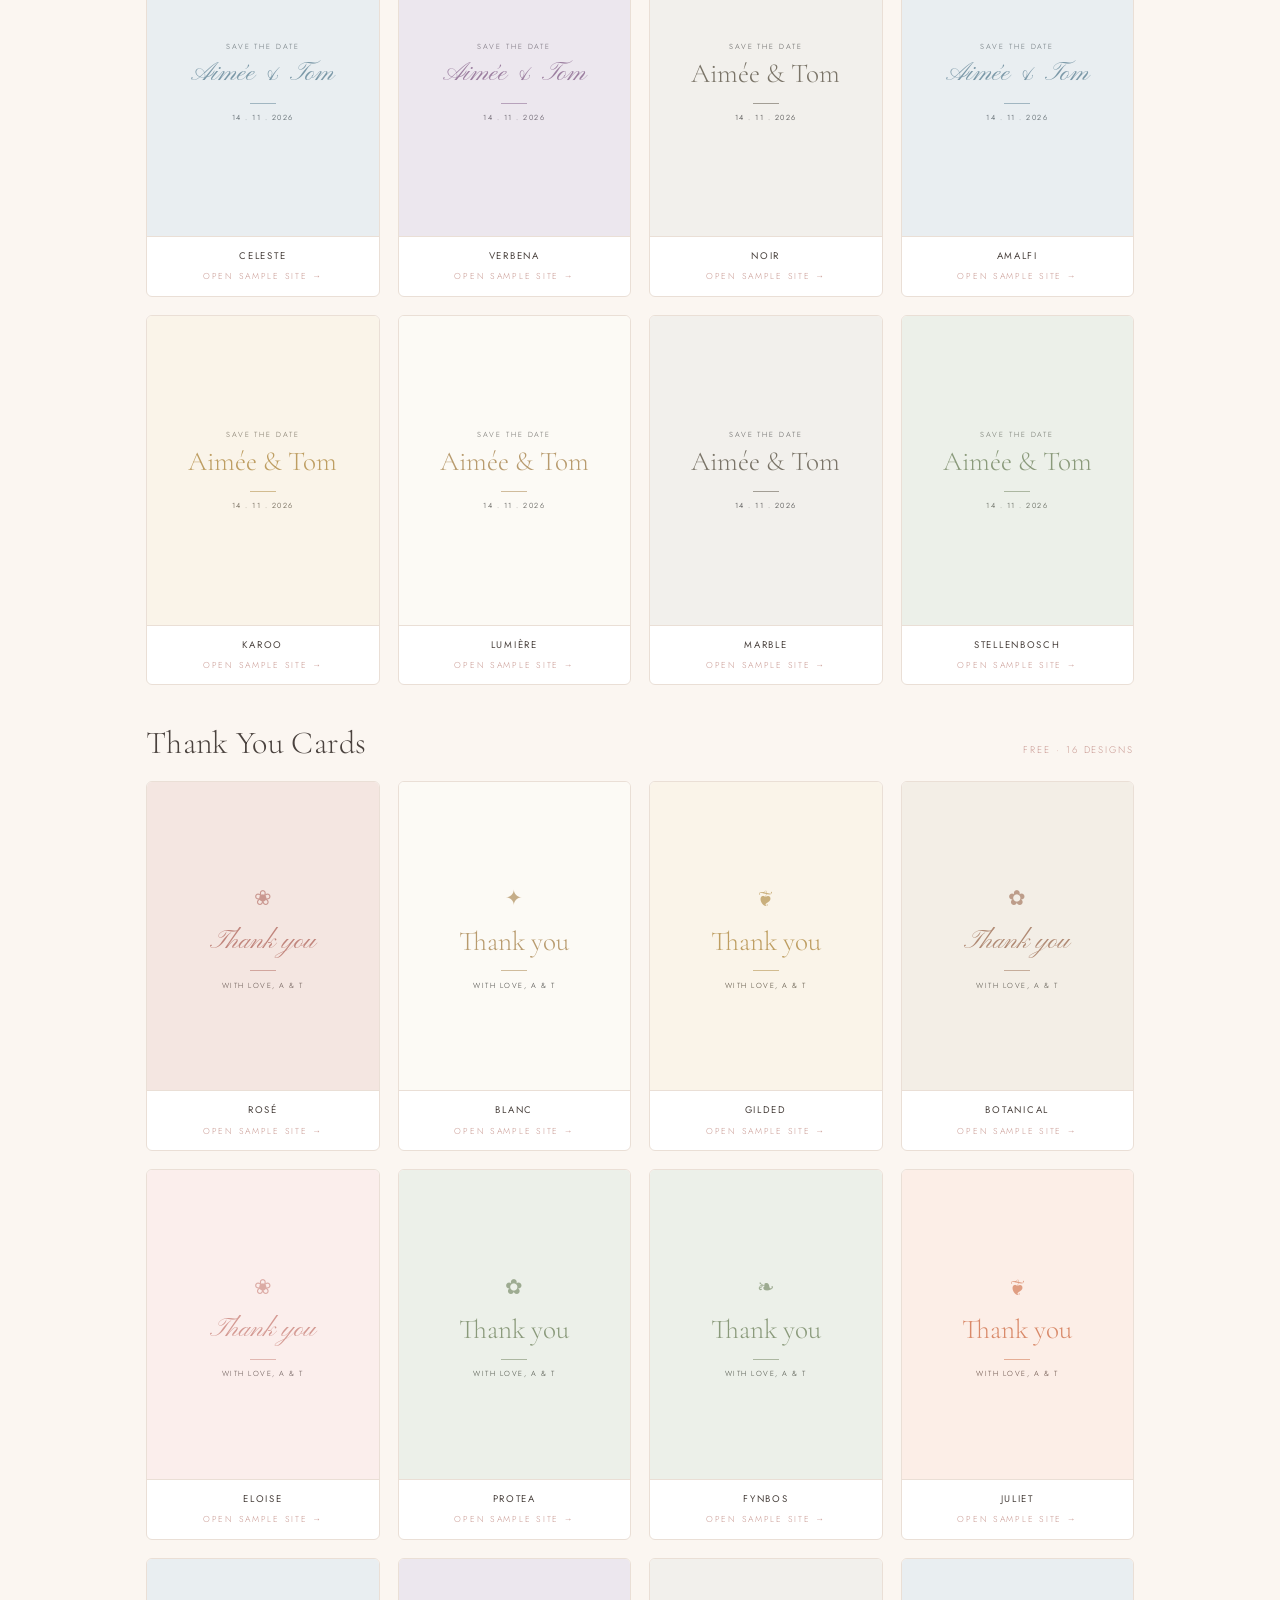
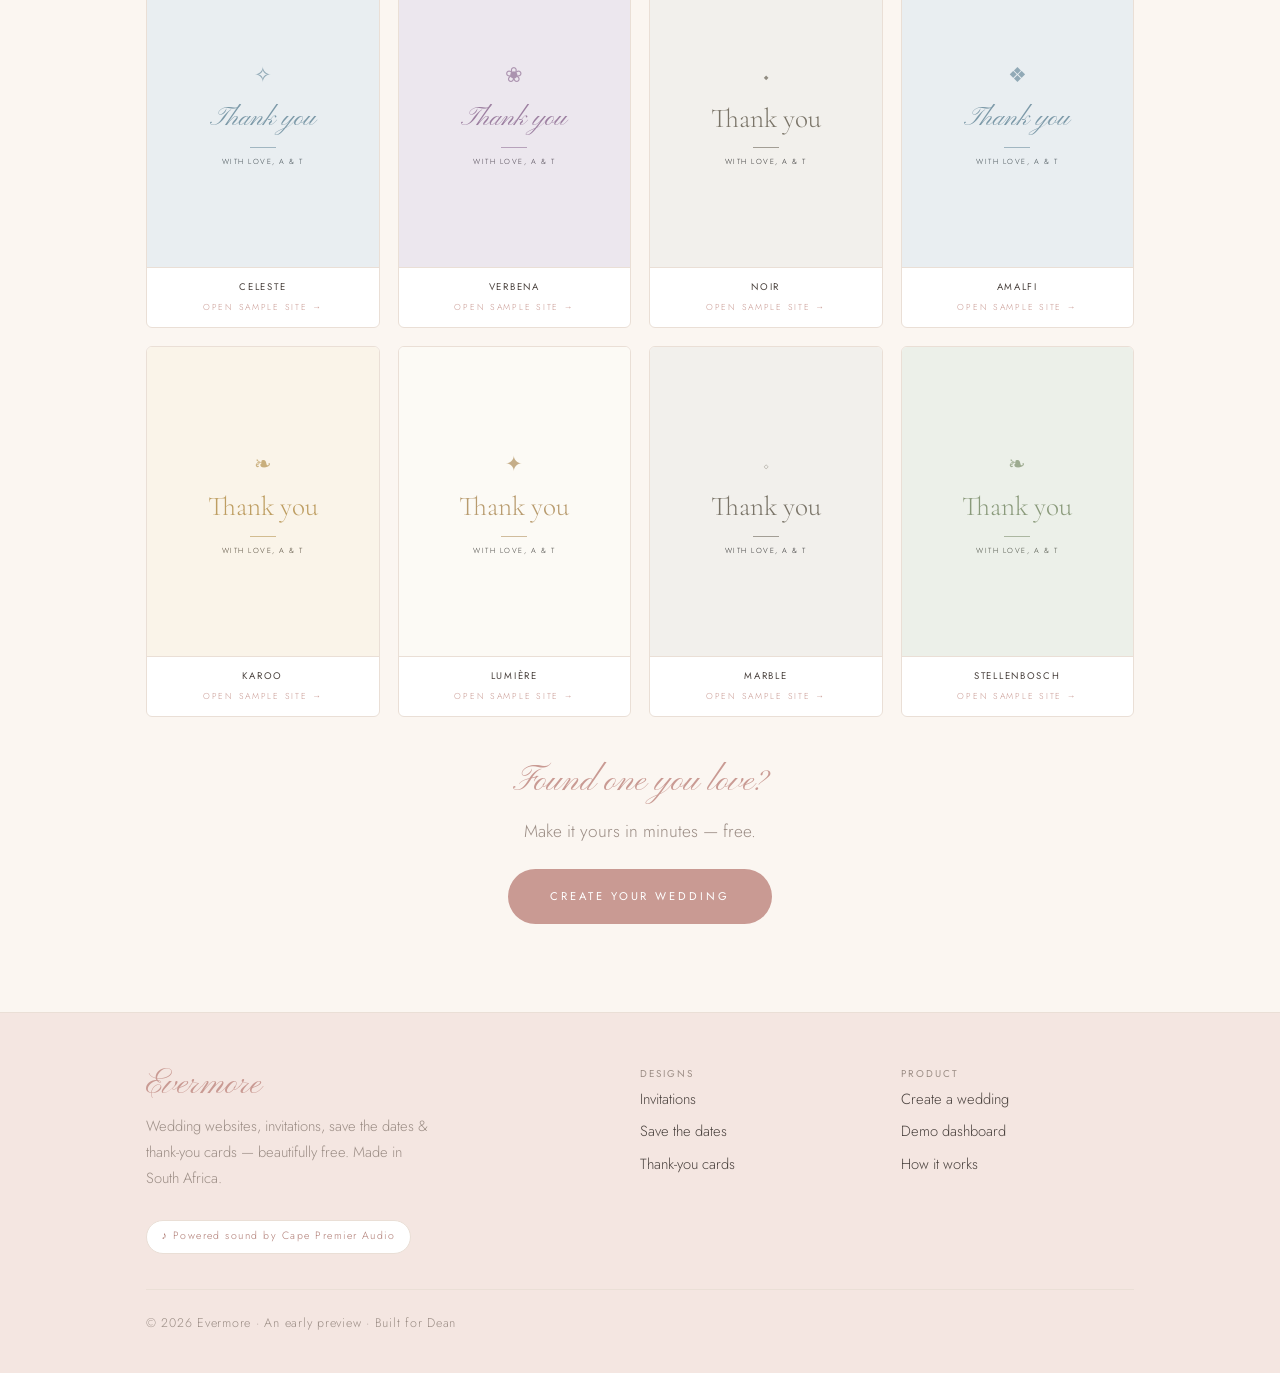
<file: designs.html>
<!DOCTYPE html>
<html lang="en">
<head>
<meta charset="utf-8">
<meta name="viewport" content="width=device-width, initial-scale=1">
<title>Wedding designs — invitations, save the dates &amp; thank-you cards | Evermore</title>
<meta name="description" content="Browse dozens of beautiful wedding designs — invitations, save the dates, thank-you cards and full wedding websites. Every one of them free with Evermore.">
<link rel="preconnect" href="https://fonts.googleapis.com">
<link rel="preconnect" href="https://images.unsplash.com" crossorigin>
<link href="https://fonts.googleapis.com/css2?family=Pinyon+Script&family=Cormorant+Garamond:ital,wght@0,300;0,400;0,500;1,300;1,400&family=Jost:wght@300;400;500&display=swap" rel="stylesheet">
<link rel="stylesheet" href="assets/style.css">
</head>
<body>

<nav class="nav">
  <div class="container">
    <a class="brand" href="index.html">Evermore</a>
    <div class="nav-links">
      <a href="planner.html">AI&nbsp;Planner</a>
      <a href="designs.html">Designs</a>
      <a class="btn btn-primary nav-cta" href="create.html">Create your wedding</a>
    </div>
  </div>
</nav>

<header class="hero">
  <div class="container">
    <p class="eyebrow">Free, every single one</p>
    <h1>All wedding <em>designs</em></h1>
    <p class="lead center" style="margin:0 auto 1.4rem">Invitations, save the dates, thank-you cards and full wedding websites — dozens of delicate designs to choose from, personalised in minutes. No paywalls, no watermarks, no catch.</p>
    <a class="btn btn-primary btn-lg" href="create.html">Start free</a>
  </div>
</header>

<section style="padding-top:0">
  <div class="container">
    <div class="cat-nav" id="chips"></div>
    <div id="gallery"></div>
    <div class="center" style="margin-top:3rem">
      <p class="script" style="font-size:2.2rem">Found one you love?</p>
      <p class="lead center" style="margin:.6rem auto 1.4rem">Make it yours in minutes — free.</p>
      <a class="btn btn-primary btn-lg" href="create.html">Create your wedding</a>
    </div>
  </div>
</section>

<footer>
  <div class="container">
    <div class="foot-grid">
      <div>
        <div class="foot-brand">Evermore</div>
        <p class="muted" style="max-width:32ch;margin-top:.6rem">Wedding websites, invitations, save the dates &amp; thank-you cards — beautifully free. Made in South Africa.</p>
        <span class="vendor-tag">♪ Powered sound by Cape Premier Audio</span>
      </div>
      <div>
        <h4>Designs</h4>
        <p style="margin:.4rem 0"><a href="designs.html">Invitations</a></p>
        <p style="margin:.4rem 0"><a href="designs.html">Save the dates</a></p>
        <p style="margin:.4rem 0"><a href="designs.html">Thank-you cards</a></p>
      </div>
      <div>
        <h4>Product</h4>
        <p style="margin:.4rem 0"><a href="create.html">Create a wedding</a></p>
        <p style="margin:.4rem 0"><a href="dashboard.html?w=demo">Demo dashboard</a></p>
        <p style="margin:.4rem 0"><a href="index.html#how">How it works</a></p>
      </div>
    </div>
    <div class="copyright">© 2026 Evermore · An early preview · Built for Dean</div>
  </div>
</footer>

<script src="assets/app.js"></script>
<script>
(function(){
  var cats = Evermore.categories;
  var designs = Evermore.designs;
  var photoKeys = ['couple','story','ceremony','reception','joy','detail','ballroom','aisle','water','stair','couple','story','ceremony','reception','joy','detail'];
  var NAMES = 'Aim&eacute;e &amp; Tom';

  function face(d, cat, i){
    var theme = 'tpl-' + d.theme;
    if (cat === 'website') {
      var url = Evermore.photoFor(photoKeys[i % photoKeys.length], 500);
      return '<div class="dz photo ' + theme + '" style="background-image:url(\'' + url + '\')">' +
        '<div class="dk">Wedding website</div><div class="dn">' + NAMES + '</div><div class="dr"></div><div class="dd">Our story · RSVP · Photos</div></div>';
    }
    if (cat === 'invitation') {
      return '<div class="dz ' + theme + '"><div class="dk">You\'re invited</div><div class="dn">' + NAMES + '</div><div class="dr"></div><div class="dd">14 . 11 . 2026</div></div>';
    }
    if (cat === 'savedate') {
      return '<div class="dz ' + theme + '"><div class="dk">Save the date</div><div class="dn">' + NAMES + '</div><div class="dr"></div><div class="dd">14 . 11 . 2026</div></div>';
    }
    // thankyou
    return '<div class="dz ' + theme + '"><div class="dm">' + d.motif + '</div><div class="dn">Thank you</div><div class="dr"></div><div class="dd">With love, A &amp; T</div></div>';
  }

  function card(d, cat, i){
    return '<a class="design-card" href="invite.html?design=' + d.key + '&sample=1">' +
      face(d, cat, i) + '<div class="cap"><b>' + d.name + '</b><span class="view">Open sample site →</span></div></a>';
  }

  function buildGallery(){
    var html = '';
    cats.forEach(function(c){
      html += '<div class="cat-block" data-cat="' + c.key + '">';
      html += '<div class="cat-head"><h3>' + c.label + '</h3><span class="free">Free · ' + designs.length + ' designs</span></div>';
      html += '<div class="design-grid">' + designs.map(function(d,i){ return card(d, c.key, i); }).join('') + '</div>';
      html += '</div>';
    });
    document.getElementById('gallery').innerHTML = html;
  }

  function buildChips(){
    var chips = [{key:'all',label:'All designs'}].concat(cats.map(function(c){return {key:c.key,label:c.label};}));
    document.getElementById('chips').innerHTML = chips.map(function(c,i){
      return '<button class="chip' + (i===0?' on':'') + '" data-f="' + c.key + '">' + c.label + '</button>';
    }).join('');
    document.querySelectorAll('.chip').forEach(function(ch){
      ch.addEventListener('click', function(){
        document.querySelectorAll('.chip').forEach(function(x){x.classList.remove('on');});
        ch.classList.add('on');
        var f = ch.getAttribute('data-f');
        document.querySelectorAll('.cat-block').forEach(function(b){
          b.style.display = (f === 'all' || b.getAttribute('data-cat') === f) ? '' : 'none';
        });
        window.scrollTo({top: document.getElementById('chips').offsetTop - 80, behavior:'smooth'});
      });
    });
  }

  buildGallery();
  buildChips();
})();
</script>
</body>
</html>
</file>
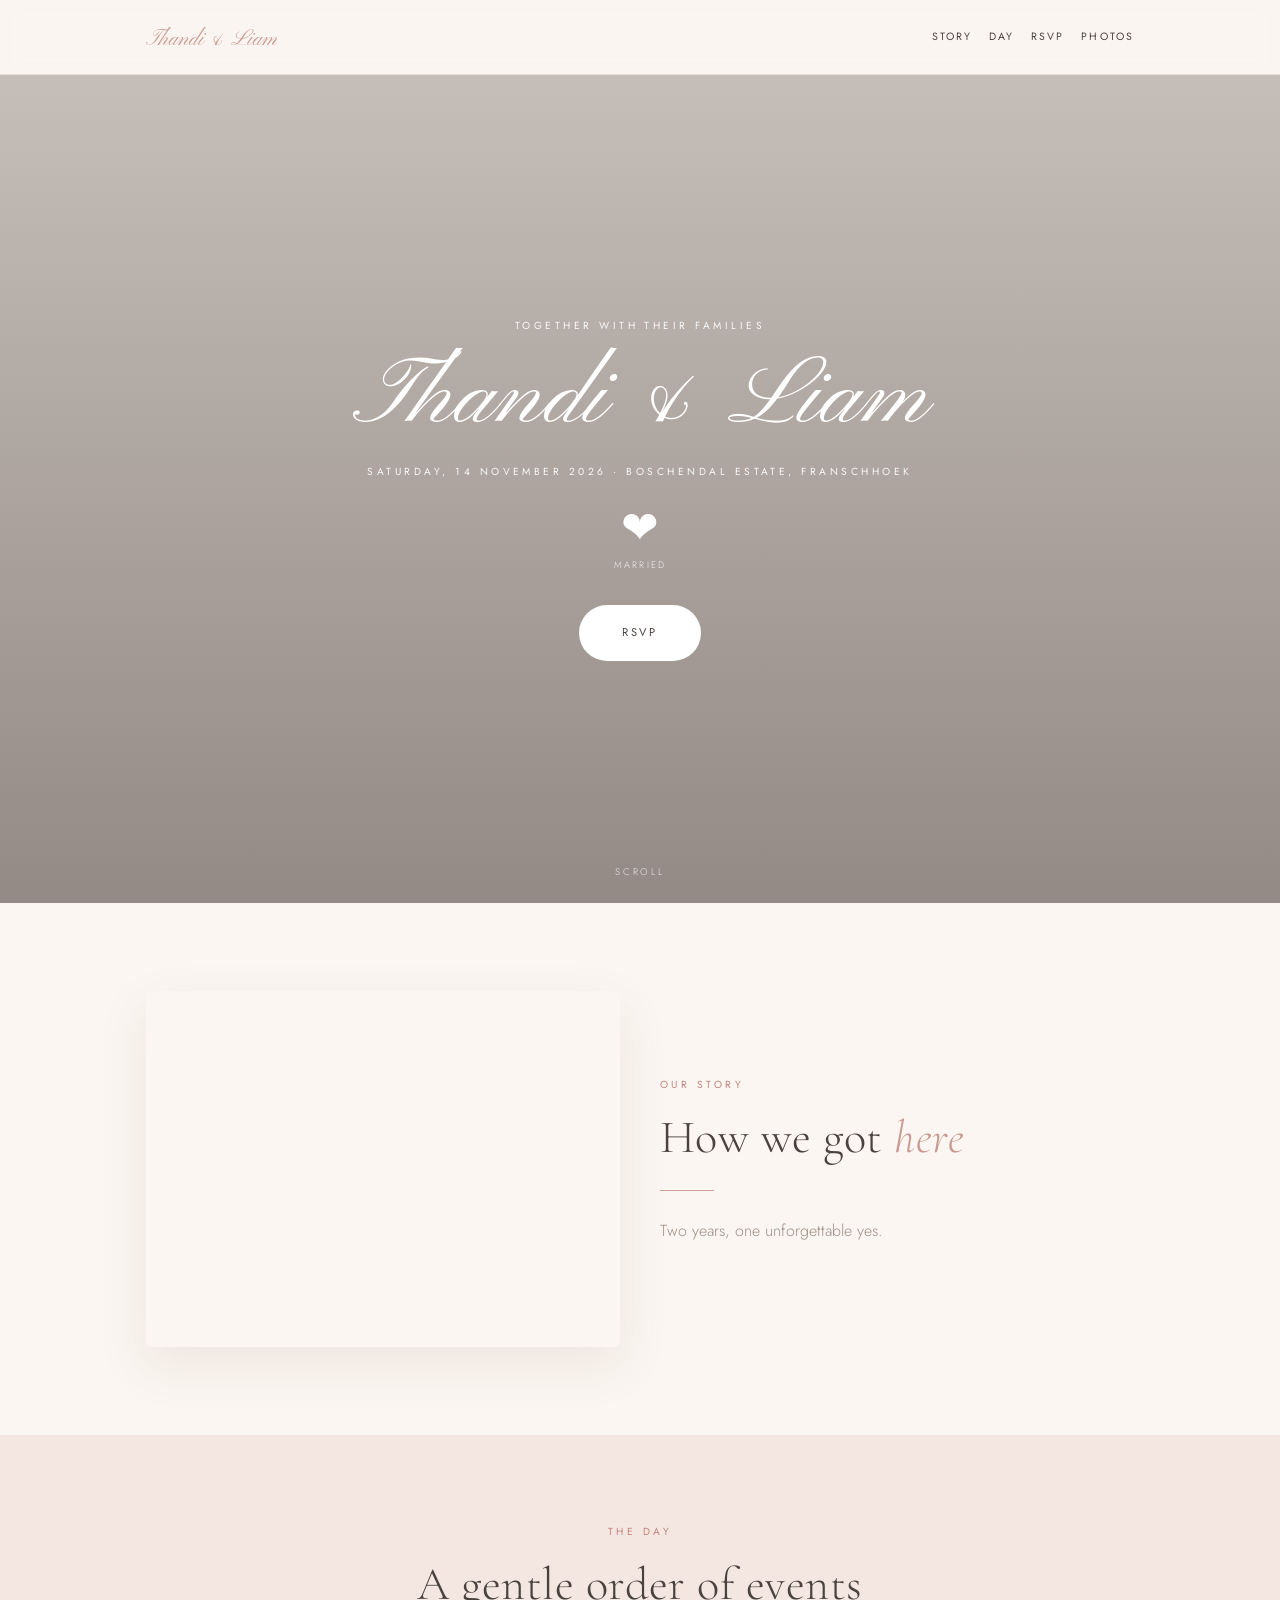
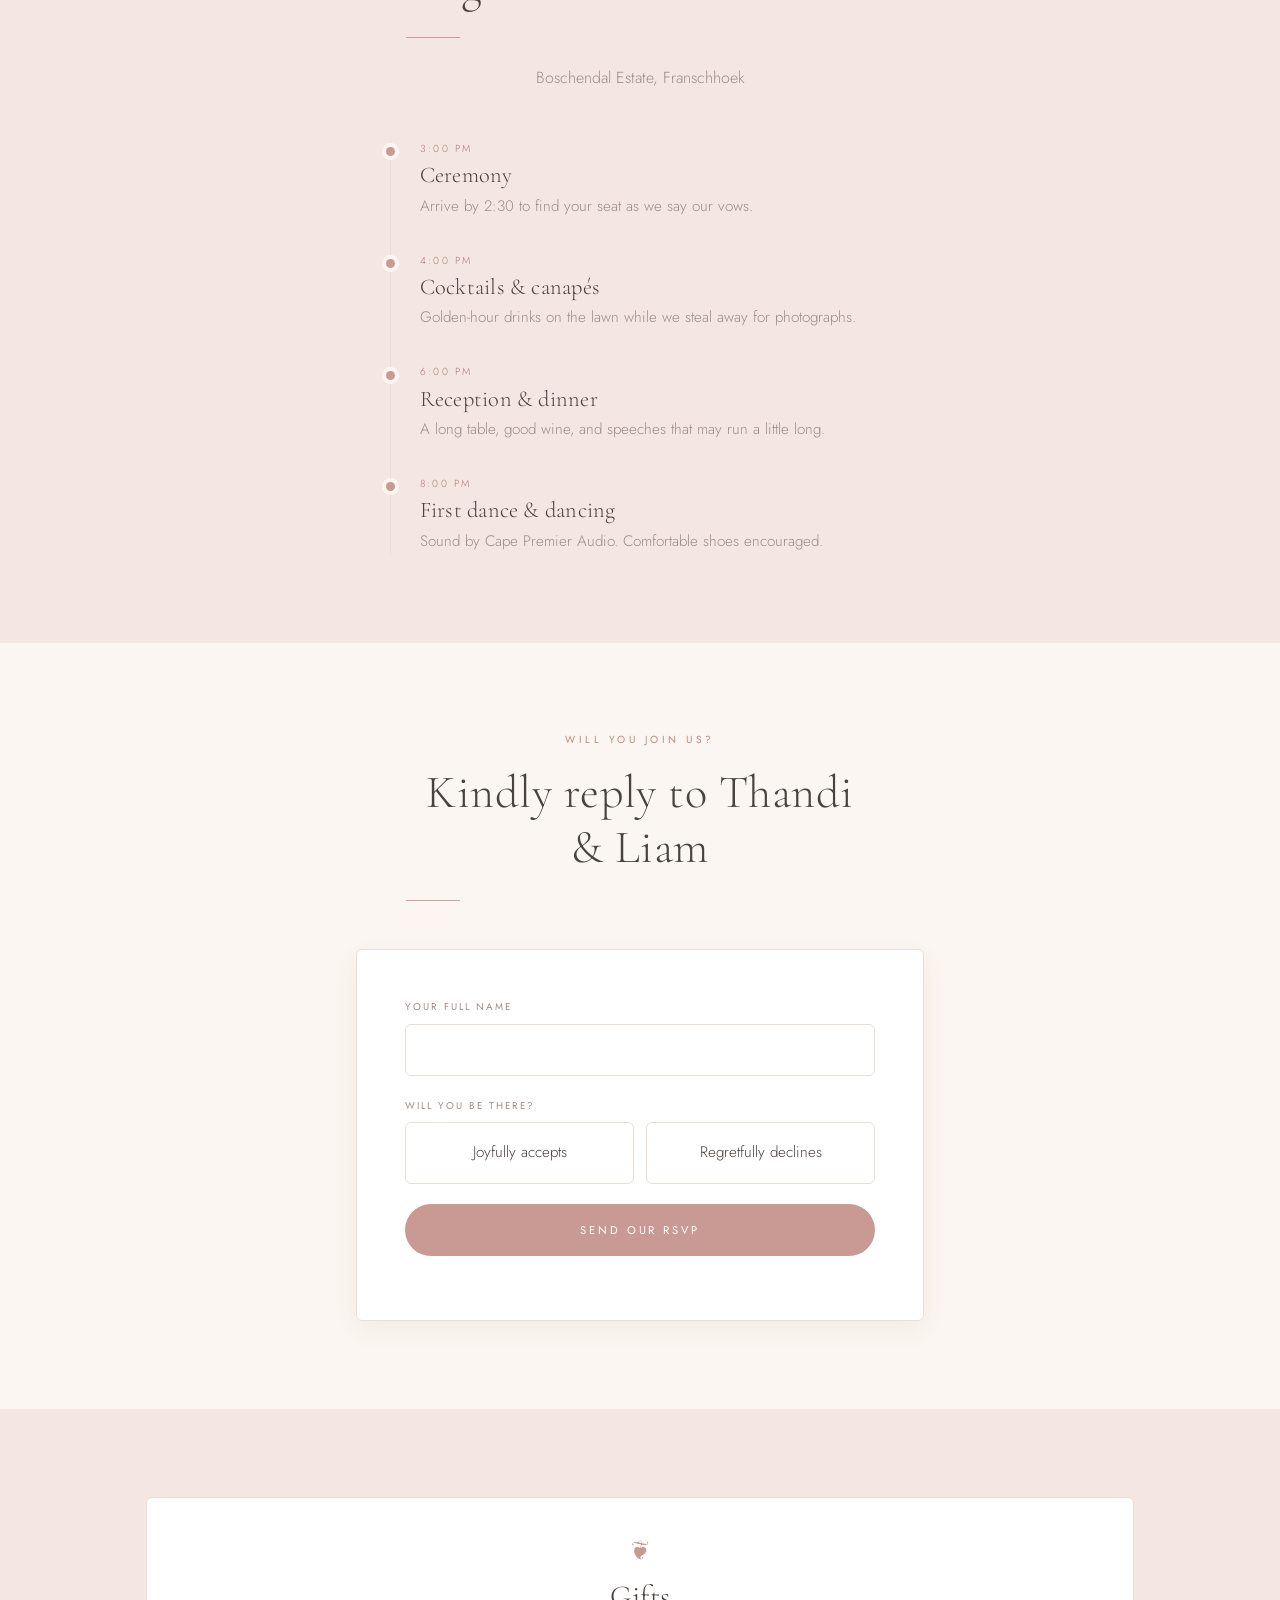
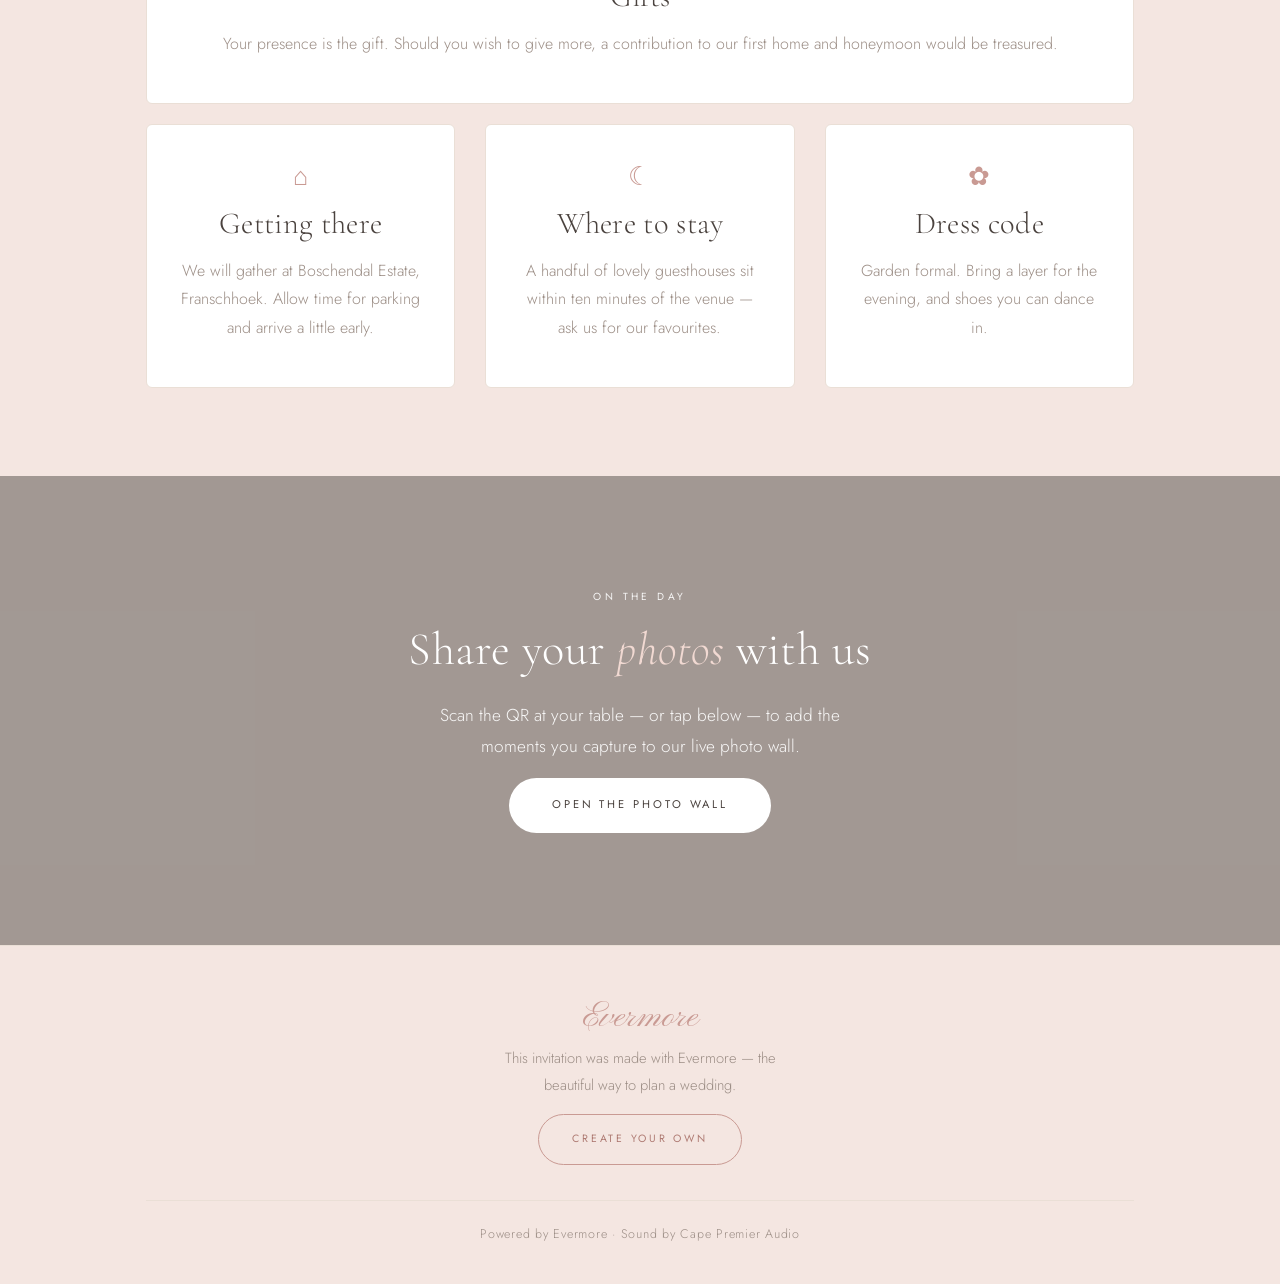
<file: invite.html>
<!DOCTYPE html>
<html lang="en">
<head>
<meta charset="utf-8">
<meta name="viewport" content="width=device-width, initial-scale=1">
<title>You're invited — Evermore</title>
<meta name="description" content="A wedding invitation made with Evermore.">
<link rel="preconnect" href="https://fonts.googleapis.com">
<link rel="preconnect" href="https://images.unsplash.com" crossorigin>
<link href="https://fonts.googleapis.com/css2?family=Pinyon+Script&family=Cormorant+Garamond:ital,wght@0,300;0,400;0,500;1,300;1,400&family=Jost:wght@300;400;500&display=swap" rel="stylesheet">
<link rel="stylesheet" href="assets/style.css">
</head>
<body>
<div id="site">

<!-- slim invite nav -->
<nav class="nav">
  <div class="container">
    <a class="brand" id="navNames" href="#top" style="font-size:1.35rem;white-space:nowrap;max-width:46%;overflow:hidden;text-overflow:ellipsis"></a>
    <div class="nav-links" style="gap:1.05rem">
      <a href="#story">Story</a>
      <a href="#day">Day</a>
      <a href="#rsvp">RSVP</a>
      <a href="#photos">Photos</a>
    </div>
  </div>
</nav>

<!-- HERO -->
<header class="hero-photo" id="top">
  <div class="bg" id="heroBg"></div>
  <div class="scrim"></div>
  <div class="inner">
    <p class="eyebrow">Together with their families</p>
    <div class="script" id="heroNames" style="font-size:clamp(3.4rem,17vw,6rem);line-height:1;margin:.4rem 0"></div>
    <p class="eyebrow" id="heroDate" style="margin-top:1rem"></p>
    <div class="countdown" id="countdown"></div>
    <div class="hero-actions" style="margin-top:2rem"><a class="btn btn-light btn-lg" href="#rsvp">RSVP</a></div>
  </div>
  <div class="scroll-cue">scroll</div>
</header>

<!-- not found message (hidden by default) -->
<section id="notfound" class="center hide">
  <div class="container narrow">
    <h2>This invitation isn't ready yet</h2>
    <p class="lead center" style="margin:1rem auto 1.5rem">Let's create it.</p>
    <a class="btn btn-primary btn-lg" href="create.html">Create your wedding</a>
  </div>
</section>

<div id="content">
  <!-- STORY -->
  <section id="story">
    <div class="container">
      <div class="split reveal">
        <div class="ph" style="background-image:url('https://images.unsplash.com/photo-1591604442449-ecc9943efabf?q=80&auto=format&fit=crop&w=900')"></div>
        <div class="txt">
          <p class="eyebrow" style="color:var(--inv-accent,var(--blush))">Our story</p>
          <h2>How we got <em>here</em></h2>
          <div class="rule" style="background:var(--inv-accent,var(--gold))"></div>
          <p class="muted" id="storyText"></p>
        </div>
      </div>
    </div>
  </section>

  <!-- THE DAY -->
  <section id="day" class="bg-rose">
    <div class="container">
      <div class="section-head reveal"><p class="eyebrow" style="color:var(--inv-accent,var(--blush))">The day</p><h2>A gentle order of events</h2><div class="rule center" style="background:var(--inv-accent,var(--gold))"></div><p class="muted" id="dayVenue"></p></div>
      <div class="timeline reveal">
        <div class="tl"><div class="t">3:00 pm</div><h4>Ceremony</h4><p>Arrive by 2:30 to find your seat as we say our vows.</p></div>
        <div class="tl"><div class="t">4:00 pm</div><h4>Cocktails &amp; canapés</h4><p>Golden-hour drinks on the lawn while we steal away for photographs.</p></div>
        <div class="tl"><div class="t">6:00 pm</div><h4>Reception &amp; dinner</h4><p>A long table, good wine, and speeches that may run a little long.</p></div>
        <div class="tl"><div class="t">8:00 pm</div><h4>First dance &amp; dancing</h4><p>Sound by Cape Premier Audio. Comfortable shoes encouraged.</p></div>
      </div>
    </div>
  </section>

  <!-- RSVP -->
  <section id="rsvp">
    <div class="container narrow">
      <div class="section-head reveal"><p class="eyebrow" style="color:var(--inv-accent,var(--blush))">Will you join us?</p><h2 id="rsvpTitle">Kindly reply</h2><div class="rule center" style="background:var(--inv-accent,var(--gold))"></div></div>
      <div class="panel reveal" id="rsvpPanel">
        <form id="rsvpForm" class="stack">
          <div class="field"><label>Your full name</label><input class="input" id="g_name" required></div>
          <div class="field">
            <label>Will you be there?</label>
            <div class="choices">
              <div class="choice" data-v="yes">Joyfully accepts</div>
              <div class="choice" data-v="no">Regretfully declines</div>
            </div>
          </div>
          <div class="field hide" id="partyWrap"><label>How many in your party?</label><input class="input" id="g_party" type="number" min="1" value="1"></div>
          <div class="field hide" id="extraWrap">
            <label>A song to get you dancing</label><input class="input" id="g_song" placeholder="Optional">
            <label style="margin-top:1rem">Any dietary needs?</label><input class="input" id="g_diet" placeholder="Optional">
          </div>
          <button type="submit" class="btn btn-primary btn-block btn-lg">Send our RSVP</button>
          <p class="help" id="rsvpErr" style="color:var(--blush-deep)"></p>
        </form>
      </div>
    </div>
  </section>

  <!-- GIFTS + TRAVEL -->
  <section class="bg-rose">
    <div class="container">
      <div class="grid" style="grid-template-columns:1fr;gap:20px">
        <div class="info-card reveal"><div class="ico">❦</div><h3>Gifts</h3><p class="muted">Your presence is the gift. Should you wish to give more, a contribution to our first home and honeymoon would be treasured.</p></div>
        <div class="grid grid-3">
          <div class="info-card reveal"><div class="ico">⌂</div><h3>Getting there</h3><p class="muted" id="travelVenue">Directions and parking will appear here.</p></div>
          <div class="info-card reveal"><div class="ico">☾</div><h3>Where to stay</h3><p class="muted">A handful of lovely guesthouses sit within ten minutes of the venue — ask us for our favourites.</p></div>
          <div class="info-card reveal"><div class="ico">✿</div><h3>Dress code</h3><p class="muted">Garden formal. Bring a layer for the evening, and shoes you can dance in.</p></div>
        </div>
      </div>
    </div>
  </section>

  <!-- PHOTOS -->
  <section id="photos" class="band" style="background-image:url('https://images.unsplash.com/photo-1525441273400-056e9c7517b3?q=80&auto=format&fit=crop&w=1600')">
    <div class="container narrow">
      <p class="eyebrow" style="color:#fff;opacity:.9">On the day</p>
      <h2>Share your <em style="color:#F1D9D2">photos</em> with us</h2>
      <p class="lead center">Scan the QR at your table — or tap below — to add the moments you capture to our live photo wall.</p>
      <a class="btn btn-light btn-lg" id="photoLink" href="#">Open the photo wall</a>
    </div>
  </section>
</div>
</div>

<!-- FOOTER (brand awareness) -->
<footer>
  <div class="container center">
    <div class="foot-brand">Evermore</div>
    <p class="muted" style="margin:.6rem auto 1rem;max-width:34ch">This invitation was made with Evermore — the beautiful way to plan a wedding.</p>
    <a class="btn btn-ghost" href="index.html">Create your own</a>
    <div class="copyright">Powered by Evermore · Sound by Cape Premier Audio</div>
  </div>
</footer>

<script src="assets/app.js"></script>
<script>
(function(){
  var sampleKey = Evermore.param('design');
  var sample = !!sampleKey;
  var id, w;
  if (sample) {
    var sd = Evermore.getDesign(sampleKey);
    id = 'demo';
    w = { partnerA: 'Aimée', partnerB: 'Tom', date: '2026-11-14', venue: 'Boschendal Estate, Franschhoek', story: 'Two years, a thousand cups of coffee, and one very good yes — this is the start of our forever.', template: sd.theme, design: sd.key };
    var bar = document.createElement('div');
    bar.className = 'sample-bar';
    bar.innerHTML = '<b>Sample design · ' + sd.name + '</b> — this is how your website could look.<a href="create.html?design=' + sd.key + '">Make it yours, free →</a>';
    document.body.insertBefore(bar, document.body.firstChild);
  } else {
    id = Evermore.param('w') || Evermore.currentId() || 'demo';
    w = Evermore.getWedding(id);
  }
  if (!w) { document.getElementById('content').classList.add('hide'); document.getElementById('top').classList.add('hide'); document.getElementById('notfound').classList.remove('hide'); return; }

  document.getElementById('site').className = 'tpl-' + (w.template || 'rose');
  var names = w.partnerA + ' & ' + w.partnerB;
  document.getElementById('navNames').textContent = names;
  document.getElementById('heroNames').textContent = names;
  document.getElementById('heroDate').textContent = Evermore.fmtDate(w.date) + (w.venue ? '  ·  ' + w.venue : '');
  document.getElementById('heroBg').style.backgroundImage = "url('" + Evermore.photoFor('couple', 1600) + "')";
  document.getElementById('storyText').textContent = w.story || (w.partnerA + ' and ' + w.partnerB + " can't wait to celebrate the start of forever with the people they love most.");
  document.getElementById('dayVenue').textContent = w.venue || '';
  document.getElementById('travelVenue').textContent = w.venue ? ('We will gather at ' + w.venue + '. Allow time for parking and arrive a little early.') : 'Directions and parking details to follow.';
  document.getElementById('rsvpTitle').textContent = 'Kindly reply to ' + names;
  document.getElementById('photoLink').href = sample ? ('create.html?design=' + w.design) : ('photos.html?w=' + id);
  Evermore.countdown(w.date, document.getElementById('countdown'));

  var attending = '';
  var choices = document.querySelectorAll('.choice');
  choices.forEach(function(c){
    c.addEventListener('click', function(){
      choices.forEach(function(x){x.classList.remove('sel');});
      c.classList.add('sel'); attending = c.getAttribute('data-v');
      document.getElementById('partyWrap').classList.toggle('hide', attending !== 'yes');
      document.getElementById('extraWrap').classList.toggle('hide', attending !== 'yes');
    });
  });

  document.getElementById('rsvpForm').addEventListener('submit', function(e){
    e.preventDefault();
    var name = document.getElementById('g_name').value.trim();
    var err = document.getElementById('rsvpErr');
    if (!name) { err.textContent = 'Please add your name.'; return; }
    if (!attending) { err.textContent = 'Please let us know if you can make it.'; return; }
    var msg;
    if (sample) {
      msg = 'In your real invitation, this RSVP lands instantly in your dashboard — with headcount, song requests and dietary notes. <br><br><a class="btn btn-primary" href="create.html?design=' + w.design + '" style="margin-top:.6rem">Make this yours, free</a>';
    } else {
      Evermore.addRSVP(id, {
        name: name, attending: attending,
        party: attending === 'yes' ? (parseInt(document.getElementById('g_party').value,10)||1) : 0,
        song: document.getElementById('g_song').value.trim(),
        diet: document.getElementById('g_diet').value.trim()
      });
      msg = attending === 'yes'
        ? ('Thank you, ' + name + '! ' + names + " can't wait to celebrate with you.")
        : ('Thank you for letting us know, ' + name + '. You will be missed dearly.');
    }
    document.getElementById('rsvpPanel').innerHTML = '<div class="center stack"><div class="script" style="font-size:2.6rem;color:var(--inv-accent,var(--blush))">' + (sample ? 'A sample' : 'With love') + '</div><p class="lead center" style="margin-inline:auto">' + msg + '</p></div>';
  });

  Evermore.reveal();
})();
</script>
</body>
</html>
</file>
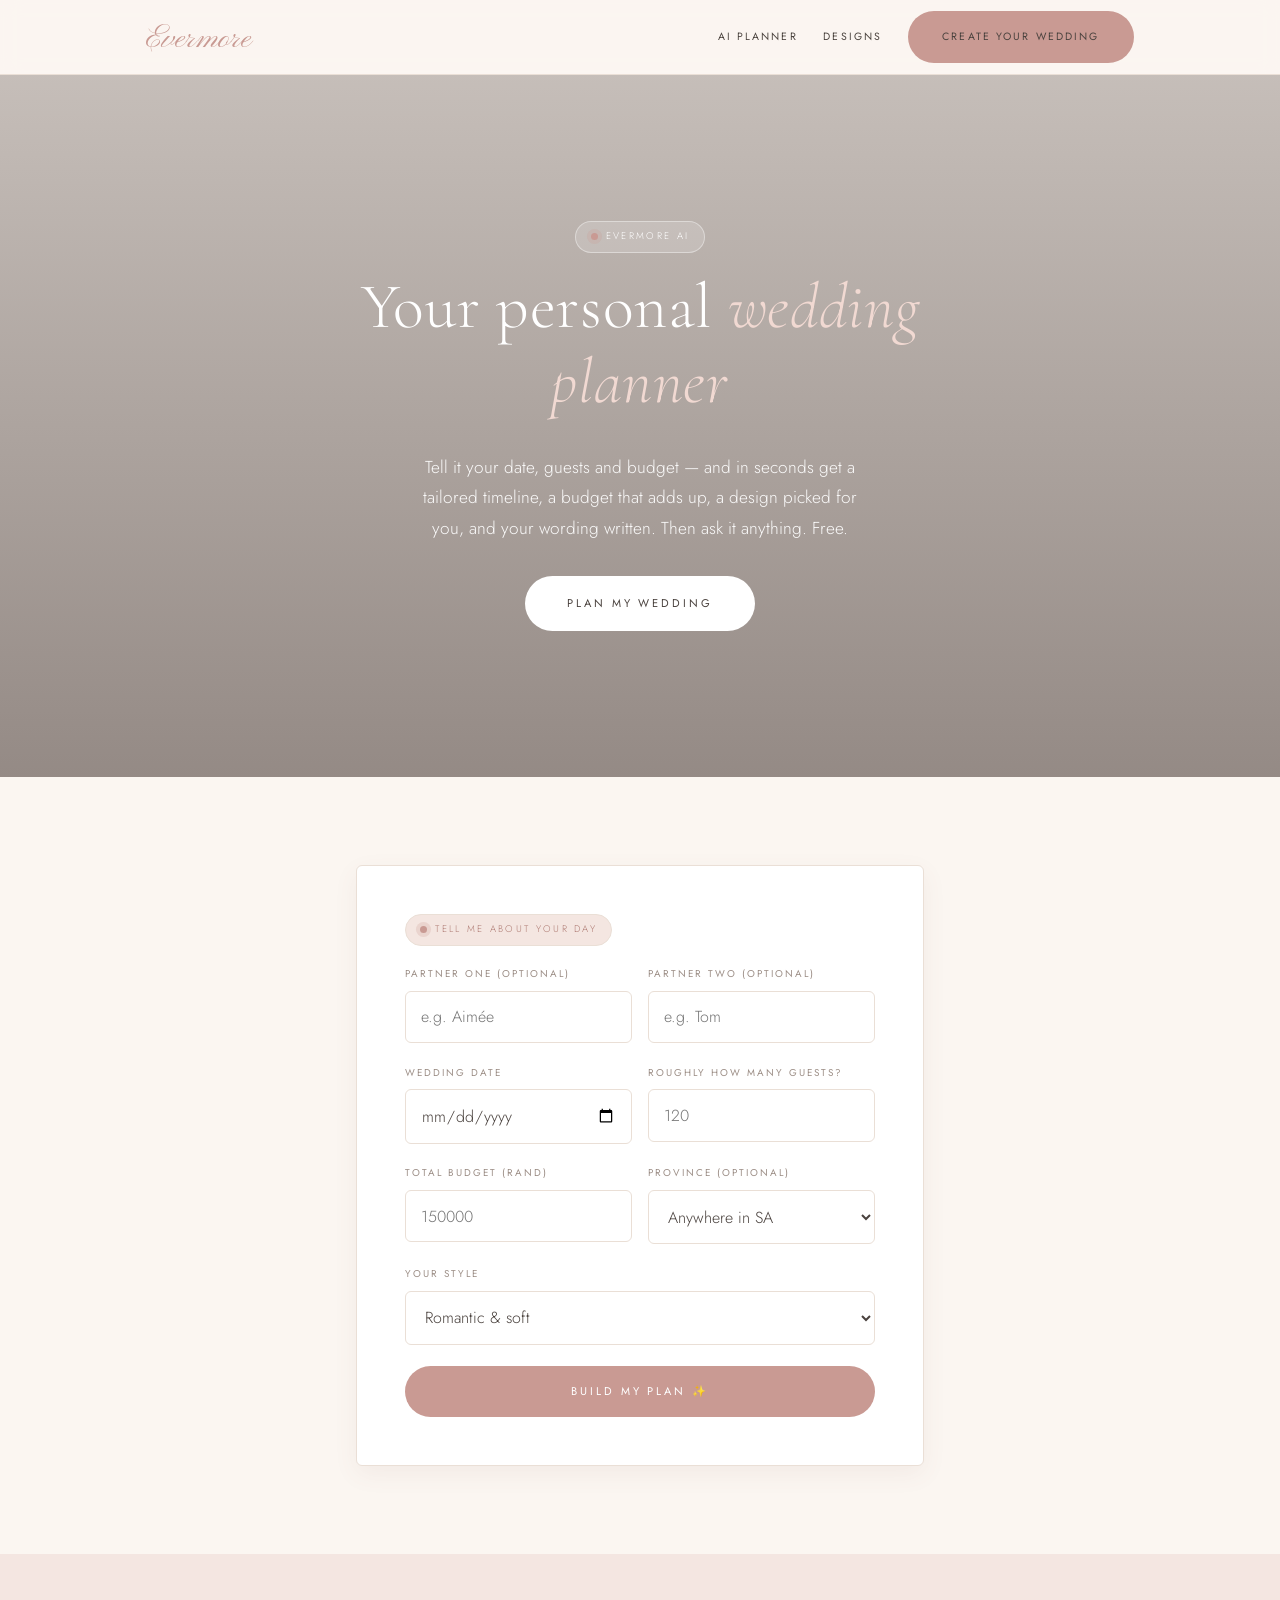
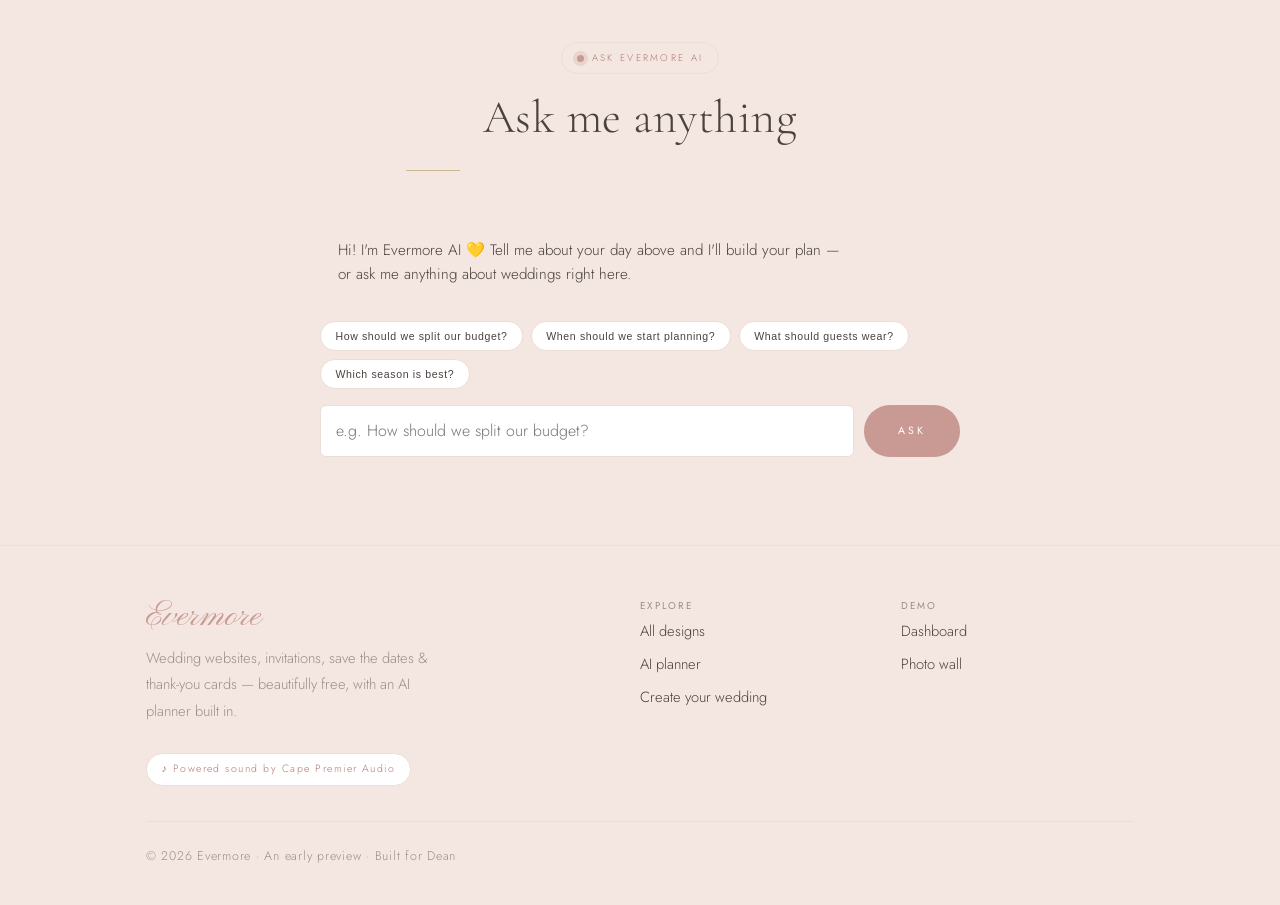
<file: planner.html>
<!DOCTYPE html>
<html lang="en">
<head>
<meta charset="utf-8">
<meta name="viewport" content="width=device-width, initial-scale=1">
<title>Evermore AI — your personal wedding planner</title>
<meta name="description" content="Meet Evermore AI — your free personal wedding planner. Get a tailored timeline, budget breakdown, design and wording in seconds, and ask anything about planning your day.">
<link rel="preconnect" href="https://fonts.googleapis.com">
<link rel="preconnect" href="https://images.unsplash.com" crossorigin>
<link href="https://fonts.googleapis.com/css2?family=Pinyon+Script&family=Cormorant+Garamond:ital,wght@0,300;0,400;0,500;1,300;1,400&family=Jost:wght@300;400;500&display=swap" rel="stylesheet">
<link rel="stylesheet" href="assets/style.css">
</head>
<body>

<nav class="nav">
  <div class="container">
    <a class="brand" href="index.html">Evermore</a>
    <div class="nav-links">
      <a href="planner.html">AI&nbsp;Planner</a>
      <a href="designs.html">Designs</a>
      <a class="btn btn-primary nav-cta" href="create.html">Create your wedding</a>
    </div>
  </div>
</nav>

<!-- HERO -->
<header class="hero-photo" style="min-height:78vh">
  <div class="bg" style="background-image:url('https://images.unsplash.com/photo-1525441273400-056e9c7517b3?q=80&auto=format&fit=crop&w=1600')"></div>
  <div class="scrim"></div>
  <div class="inner">
    <span class="ai-badge" style="background:rgba(255,255,255,.16);border-color:rgba(255,255,255,.4);color:#fff"><span class="dot"></span> Evermore AI</span>
    <h1 style="margin-top:1rem">Your personal <em>wedding planner</em></h1>
    <p class="lead center">Tell it your date, guests and budget — and in seconds get a tailored timeline, a budget that adds up, a design picked for you, and your wording written. Then ask it anything. Free.</p>
    <a class="btn btn-light btn-lg" href="#tool">Plan my wedding</a>
  </div>
</header>

<!-- THE PLANNER TOOL -->
<section id="tool">
  <div class="container narrow">
    <div class="panel reveal" id="inputPanel">
      <span class="ai-badge"><span class="dot"></span> Tell me about your day</span>
      <div class="row row-2" style="margin-top:1.2rem">
        <div class="field"><label>Partner one <span class="muted">(optional)</span></label><input class="input" id="pA" placeholder="e.g. Aimée"></div>
        <div class="field"><label>Partner two <span class="muted">(optional)</span></label><input class="input" id="pB" placeholder="e.g. Tom"></div>
      </div>
      <div class="row row-2">
        <div class="field"><label>Wedding date</label><input class="input" id="date" type="date"></div>
        <div class="field"><label>Roughly how many guests?</label><input class="input" id="guests" type="number" min="2" placeholder="120"></div>
      </div>
      <div class="row row-2">
        <div class="field"><label>Total budget (Rand)</label><input class="input" id="budget" type="number" min="0" placeholder="150000"></div>
        <div class="field"><label>Province <span class="muted">(optional)</span></label>
          <select id="province"><option value="">Anywhere in SA</option><option>Western Cape</option><option>Gauteng</option><option>KwaZulu-Natal</option><option>Eastern Cape</option><option>Free State</option><option>Mpumalanga</option><option>Limpopo</option><option>North West</option><option>Northern Cape</option></select>
        </div>
      </div>
      <div class="field"><label>Your style</label>
        <select id="vibe">
          <option value="romantic">Romantic &amp; soft</option>
          <option value="classic">Classic &amp; timeless</option>
          <option value="modern">Modern &amp; minimal</option>
          <option value="garden">Garden &amp; botanical</option>
          <option value="glam">Glamorous &amp; gold</option>
          <option value="coastal">Coastal &amp; airy</option>
        </select>
      </div>
      <button class="btn btn-primary btn-block btn-lg" id="buildBtn">Build my plan ✨</button>
    </div>

    <div class="plan-out hide" id="planOut"></div>
  </div>
</section>

<!-- ASK THE PLANNER -->
<section class="bg-rose">
  <div class="container">
    <div class="section-head reveal"><span class="ai-badge"><span class="dot"></span> Ask Evermore AI</span><h2 style="margin-top:1rem">Ask me anything</h2><div class="rule center"></div></div>
    <div class="chat reveal">
      <div class="chat-log" id="chatLog"></div>
      <div class="suggests" id="suggests"></div>
      <div class="chat-input">
        <input class="input" id="chatIn" placeholder="e.g. How should we split our budget?">
        <button class="btn btn-primary" id="sendBtn">Ask</button>
      </div>
    </div>
  </div>
</section>

<footer>
  <div class="container">
    <div class="foot-grid">
      <div>
        <div class="foot-brand">Evermore</div>
        <p class="muted" style="max-width:32ch;margin-top:.6rem">Wedding websites, invitations, save the dates &amp; thank-you cards — beautifully free, with an AI planner built in.</p>
        <span class="vendor-tag">♪ Powered sound by Cape Premier Audio</span>
      </div>
      <div>
        <h4>Explore</h4>
        <p style="margin:.4rem 0"><a href="designs.html">All designs</a></p>
        <p style="margin:.4rem 0"><a href="planner.html">AI planner</a></p>
        <p style="margin:.4rem 0"><a href="create.html">Create your wedding</a></p>
      </div>
      <div>
        <h4>Demo</h4>
        <p style="margin:.4rem 0"><a href="dashboard.html?w=demo">Dashboard</a></p>
        <p style="margin:.4rem 0"><a href="photos.html?w=demo">Photo wall</a></p>
      </div>
    </div>
    <div class="copyright">© 2026 Evermore · An early preview · Built for Dean</div>
  </div>
</footer>

<script src="assets/app.js"></script>
<script>
(function(){
  var P = Evermore.Planner;
  function val(id){ return document.getElementById(id).value.trim(); }
  function ctx(){ return { partnerA:val('pA'), partnerB:val('pB'), date:val('date'), guests:val('guests'), budget:val('budget'), province:val('province'), vibe:val('vibe') }; }

  // ---- build plan ----
  document.getElementById('buildBtn').addEventListener('click', function(){
    var plan = P.plan(ctx());
    var d = Evermore.getDesign(plan.design);
    var sampleHref = 'invite.html?design=' + d.key + '&sample=1';
    var html = '';
    html += '<div class="plan-intro reveal">' + plan.intro + '</div>';

    // recommended design
    html += '<div class="reveal" style="margin-top:2rem"><span class="ai-badge"><span class="dot"></span> Your design</span>';
    html += '<div class="split" style="margin-top:1rem;align-items:center">';
    html += '<a class="design-card" href="' + sampleHref + '"><div class="dz tpl-' + d.theme + '"><div class="dk">You\'re invited</div><div class="dn">' + (ctx().partnerA||'Aim&eacute;e') + ' &amp; ' + (ctx().partnerB||'Tom') + '</div><div class="dr"></div><div class="dd">Your date</div></div><div class="cap"><b>' + d.name + '</b><span class="view">Open sample website →</span></div></a>';
    html += '<div class="txt"><h3 class="mt0">' + plan.paletteName + '</h3><p class="muted">I picked the <b>' + d.name + '</b> design for your style. Here is the palette I would build around:</p><div class="swatch-row">' + plan.palette.map(function(p){return '<span class="sw" style="background:'+p[0]+'" title="'+p[1]+'"></span>';}).join('') + '</div><a class="btn btn-ghost" href="' + sampleHref + '" style="margin-top:1.2rem">Open a sample website</a></div>';
    html += '</div></div>';

    // timeline
    html += '<div class="reveal" style="margin-top:2.6rem"><span class="ai-badge"><span class="dot"></span> Your timeline</span><div class="timeline" style="margin-top:1.4rem">';
    plan.timeline.forEach(function(t){ html += '<div class="tl"><div class="t">' + t.when + '</div><h4>' + t.title + '</h4><p>' + t.detail + '</p></div>'; });
    html += '</div></div>';

    // budget
    html += '<div class="reveal" style="margin-top:2.6rem"><span class="ai-badge"><span class="dot"></span> Where the budget goes</span><div style="margin-top:1.4rem">';
    plan.budget.forEach(function(b){
      var amt = b.free ? 'Free' : P.money(b.amount);
      html += '<div class="budget-row"><span class="lbl">' + b.label + '</span><span class="bar"><i style="width:' + Math.max(b.pct,3) + '%"></i></span><span class="amt">' + amt + '</span></div>';
    });
    html += '</div></div>';

    // wording
    html += '<div class="reveal" style="margin-top:2.6rem"><span class="ai-badge"><span class="dot"></span> Wording, drafted for you</span><div class="grid grid-3" style="margin-top:1.4rem">';
    html += '<div class="wording"><h4>Save the date</h4><p>' + plan.wording.savedate + '</p></div>';
    html += '<div class="wording"><h4>Invitation</h4><p>' + plan.wording.invitation + '</p></div>';
    html += '<div class="wording"><h4>Thank you</h4><p>' + plan.wording.thankyou + '</p></div>';
    html += '</div></div>';

    // tips
    if (plan.tips.length){ html += '<div class="reveal note" style="margin-top:2rem">💡 ' + plan.tips.join('<br><br>💡 ') + '</div>'; }

    // CTA
    html += '<div class="center reveal" style="margin-top:2.4rem"><p class="script" style="font-size:2.2rem">Love it?</p><a class="btn btn-primary btn-lg" href="create.html?design=' + d.key + '">Create your wedding with this plan</a></div>';

    var out = document.getElementById('planOut');
    out.innerHTML = html;
    out.classList.remove('hide');
    Evermore.reveal();
    out.scrollIntoView({ behavior:'smooth', block:'start' });
  });

  // ---- chat ----
  var log = document.getElementById('chatLog');
  function bubble(text, who){ var d=document.createElement('div'); d.className='msg '+who; d.innerHTML=text; log.appendChild(d); log.scrollTop=log.scrollHeight; return d; }
  function ai(text){ var t=bubble('…','ai'); setTimeout(function(){ t.innerHTML=text; log.scrollTop=log.scrollHeight; }, 450); }
  bubble("Hi! I'm Evermore AI 💛 Tell me about your day above and I'll build your plan — or ask me anything about weddings right here.", 'ai');

  var qs = ['How should we split our budget?', 'When should we start planning?', 'What should guests wear?', 'Which season is best?'];
  document.getElementById('suggests').innerHTML = qs.map(function(q){ return '<button class="suggest">' + q + '</button>'; }).join('');
  function send(q){ if(!q) return; bubble(q.replace(/</g,'&lt;'), 'me'); ai(P.ask(q, ctx())); document.getElementById('chatIn').value=''; }
  document.querySelectorAll('.suggest').forEach(function(b){ b.addEventListener('click', function(){ send(b.textContent); }); });
  document.getElementById('sendBtn').addEventListener('click', function(){ send(val('chatIn')); });
  document.getElementById('chatIn').addEventListener('keydown', function(e){ if(e.key==='Enter'){ send(val('chatIn')); } });

  Evermore.reveal();
})();
</script>
</body>
</html>
</file>
<file: assets/style.css>
/* Evermore — Rosé design system. Delicate, romantic, calligraphic. Mobile-first. */
:root{
  --bg:#FBF6F1; --rose:#F4E6E1; --paper:#FFFFFF;
  --blush:#C99A93; --blush-deep:#AE7A72; --gold:#C2A878; --gold-soft:#D9C7A6;
  --ink:#4A423E; --muted:#9C8E86; --line:#EADFD6;
  --shadow:0 18px 50px rgba(122,90,80,.10); --shadow-sm:0 8px 24px rgba(122,90,80,.07);
  --radius:6px; --maxw:1040px;
  --script:'Pinyon Script',cursive;
  --serif:'Cormorant Garamond','Hoefler Text',Garamond,serif;
  --sans:'Jost','Century Gothic',-apple-system,BlinkMacSystemFont,'Segoe UI',sans-serif;
}
*{box-sizing:border-box}
html{scroll-behavior:smooth}
body{margin:0;font-family:var(--sans);font-weight:300;color:var(--ink);background:var(--bg);line-height:1.78;-webkit-font-smoothing:antialiased}
img{max-width:100%;display:block}
a{color:var(--blush-deep);text-decoration:none}

/* Type */
h1,h2,h3,h4{font-family:var(--serif);font-weight:300;line-height:1.18;margin:0 0 .5em;color:var(--ink);letter-spacing:.01em}
h1{font-size:clamp(2.4rem,7.5vw,4rem)}
h2{font-size:clamp(2rem,5vw,2.9rem)}
h3{font-size:clamp(1.4rem,3.4vw,1.9rem)}
h1 em,h2 em,h3 em{font-style:italic;color:var(--blush)}
p{margin:0 0 1rem}
.script{font-family:var(--script);font-weight:400;color:var(--blush);line-height:1}
.eyebrow{font-family:var(--sans);font-size:.64rem;font-weight:400;letter-spacing:.34em;text-transform:uppercase;color:var(--blush);margin-bottom:1rem}
.lead{font-size:1.08rem;color:var(--muted);max-width:46ch;font-weight:300}
.muted{color:var(--muted)}
.center{text-align:center}
.serif{font-family:var(--serif)}
.italic{font-style:italic}
.rule{width:54px;height:1px;background:var(--gold);opacity:.75;margin:1.6rem 0}
.center .rule{margin-inline:auto}

.container{width:100%;max-width:var(--maxw);margin:0 auto;padding:0 26px}
.narrow{max-width:620px;margin-inline:auto}

/* Buttons — delicate, letter-spaced */
.btn{display:inline-block;font-family:var(--sans);font-weight:400;font-size:.66rem;letter-spacing:.26em;text-transform:uppercase;
  padding:.95rem 2.1rem;border-radius:100px;border:1px solid transparent;cursor:pointer;transition:.2s ease;text-align:center;background:none}
.btn-primary{background:var(--blush);color:#fff}
.btn-primary:hover{background:var(--blush-deep)}
.btn-ghost{border-color:var(--blush);color:var(--blush-deep)}
.btn-ghost:hover{background:var(--rose)}
.btn-line{border:0;border-bottom:1px solid var(--gold);border-radius:0;padding:.1rem 0 .5rem;color:var(--ink)}
.btn-line:hover{color:var(--blush-deep)}
.btn-block{display:block;width:100%}
.btn-lg{padding:1.05rem 2.6rem;font-size:.7rem}

/* Nav */
.nav{position:sticky;top:0;z-index:50;background:rgba(251,246,241,.9);backdrop-filter:saturate(160%) blur(10px);border-bottom:1px solid var(--line)}
.nav .container{display:flex;align-items:center;justify-content:space-between;height:74px}
.brand{font-family:var(--script);font-size:2rem;color:var(--blush);line-height:1;padding-top:.3rem}
.nav-links{display:flex;align-items:center;gap:1.6rem}
.nav-links a{color:var(--ink);font-size:.66rem;letter-spacing:.2em;text-transform:uppercase;font-weight:400}
.nav-links a:hover{color:var(--blush)}
.nav-cta{display:none!important}
@media(min-width:760px){.nav-cta{display:inline-block!important}}

/* Hero */
.hero{text-align:center;padding:clamp(3.4rem,10vw,6.5rem) 0 clamp(3rem,8vw,5rem)}
.hero h1{margin-bottom:.2em}
.hero .lead{margin:0 auto 2.2rem}
.hero-actions{display:flex;gap:1rem;justify-content:center;flex-wrap:wrap}

/* Sections */
section{padding:clamp(3rem,8vw,5.5rem) 0}
.section-head{max-width:52ch;margin:0 auto 3rem;text-align:center}
.bg-rose{background:var(--rose)}
.bg-paper{background:var(--paper)}

/* Feature / step grid */
.grid{display:grid;gap:30px}
.grid-3{grid-template-columns:1fr}
@media(min-width:720px){.grid-3{grid-template-columns:repeat(3,1fr)}}
.feature{text-align:center}
.feature .ico{font-family:var(--serif);font-size:1.6rem;color:var(--blush);margin-bottom:.6rem}
.feature .num{font-family:var(--script);font-size:2.4rem;color:var(--gold);line-height:1;margin-bottom:.3rem}
.feature h3{font-size:1.5rem;margin-bottom:.4rem}
.feature p{font-size:.97rem;color:var(--muted);margin:0}

/* Panel / cards */
.panel{background:var(--paper);border:1px solid var(--line);border-radius:var(--radius);padding:clamp(1.8rem,5vw,3rem);box-shadow:var(--shadow-sm)}
.stack>*+*{margin-top:1.1rem}
.note{background:var(--rose);border:1px solid var(--line);border-radius:var(--radius);padding:1rem 1.1rem;font-size:.86rem;color:var(--blush-deep)}

/* Forms — delicate */
.field{margin-bottom:1.3rem}
.field label{display:block;font-size:.62rem;font-weight:400;letter-spacing:.2em;text-transform:uppercase;color:var(--muted);margin-bottom:.5rem}
.input,select,textarea{width:100%;font-family:var(--sans);font-weight:300;font-size:1rem;color:var(--ink);background:var(--paper);
  border:1px solid var(--line);border-radius:var(--radius);padding:.85rem .95rem;transition:.15s}
.input:focus,select:focus,textarea:focus{outline:none;border-color:var(--blush);box-shadow:0 0 0 3px rgba(201,154,147,.14)}
textarea{resize:vertical;min-height:90px}
.row{display:grid;gap:16px}
@media(min-width:560px){.row-2{grid-template-columns:1fr 1fr}}
.help{font-size:.82rem;color:var(--muted);margin-top:.4rem}

/* Choice (radio cards) */
.choices{display:grid;gap:12px}
@media(min-width:480px){.choices{grid-template-columns:1fr 1fr}}
.choice{border:1px solid var(--line);border-radius:var(--radius);padding:1rem 1.1rem;cursor:pointer;transition:.15s;background:var(--paper);text-align:center;font-size:.95rem}
.choice:hover{border-color:var(--blush)}
.choice.sel{border-color:var(--blush);background:var(--rose);color:var(--blush-deep)}

/* Pills */
.pill{display:inline-block;font-size:.6rem;font-weight:400;letter-spacing:.18em;text-transform:uppercase;padding:.4rem .8rem;border-radius:100px}
.pill-yes{background:rgba(201,154,147,.18);color:var(--blush-deep)}
.pill-no{background:#EFE7E0;color:var(--muted)}

/* Stats */
.stats{display:grid;gap:16px;grid-template-columns:repeat(2,1fr)}
@media(min-width:680px){.stats{grid-template-columns:repeat(4,1fr)}}
.stat{text-align:center;padding:1.3rem .6rem;border:1px solid var(--line);border-radius:var(--radius);background:var(--paper)}
.stat .num{font-family:var(--serif);font-style:italic;font-size:2.6rem;color:var(--blush);line-height:1}
.stat .lbl{font-size:.6rem;letter-spacing:.22em;text-transform:uppercase;color:var(--muted);margin-top:.5rem}

/* Lists */
.list{list-style:none;margin:0;padding:0}
.list li{display:flex;align-items:center;justify-content:space-between;gap:1rem;padding:1.1rem 0;border-bottom:1px solid var(--line)}
.list li:last-child{border-bottom:none}
.list .who{font-weight:400;font-size:1.05rem}
.list .meta{font-size:.84rem;color:var(--muted)}

/* QR card */
.qr-card{text-align:center}
.qr-card img{margin:0 auto;background:#fff;padding:14px;border:1px solid var(--line);border-radius:var(--radius)}

/* Template picker thumbnails */
.tpl-grid{display:grid;gap:16px;grid-template-columns:1fr 1fr}
@media(min-width:640px){.tpl-grid{grid-template-columns:repeat(4,1fr)}}
.tpl-thumb{border:1px solid var(--line);border-radius:var(--radius);overflow:hidden;cursor:pointer;transition:.15s;background:var(--paper)}
.tpl-thumb.sel{border-color:var(--blush);box-shadow:0 0 0 3px rgba(201,154,147,.18)}
.tpl-thumb .mini{height:130px;display:flex;flex-direction:column;align-items:center;justify-content:center;text-align:center;padding:10px}
.tpl-thumb .mini .mn{font-size:1.5rem;line-height:1}
.tpl-thumb .mini .md{font-size:.5rem;letter-spacing:.14em;text-transform:uppercase;margin-top:.5rem;opacity:.7}
.tpl-thumb .cap{font-size:.62rem;letter-spacing:.18em;text-transform:uppercase;color:var(--muted);text-align:center;padding:.7rem;border-top:1px solid var(--line)}

/* ===== Invite canvas + selectable templates =====
   .invite applies theme vars; .invite-card renders names/date/venue. */
.invite{min-height:100vh;display:flex;align-items:center;justify-content:center;text-align:center;padding:3.5rem 1.4rem;
  background:var(--inv-bg,var(--rose));color:var(--inv-ink,var(--ink))}
.invite-card{max-width:540px;width:100%}
.invite .kicker{font-family:var(--sans);font-size:.62rem;letter-spacing:.3em;text-transform:uppercase;color:var(--inv-ink,var(--ink));opacity:.7}
.invite .names{font-family:var(--inv-name-font,var(--script));color:var(--inv-accent,var(--blush));
  font-size:var(--inv-name-size,clamp(3.2rem,16vw,5rem));line-height:1.04;margin:1.2rem 0 .4rem}
.invite .amp{display:inline-block;font-family:var(--script);font-size:.6em;color:var(--inv-accent,var(--blush));margin:0 .1em}
.invite .date{font-family:var(--sans);font-size:.72rem;letter-spacing:.26em;text-transform:uppercase;margin-top:.6rem}
.invite .venue{font-family:var(--serif);font-style:italic;font-size:1.15rem;color:var(--inv-ink,var(--ink));opacity:.85;margin-top:.5rem}
.invite .story{font-family:var(--serif);font-style:italic;font-size:1.05rem;opacity:.8;max-width:34ch;margin:1.4rem auto 0}
.invite .inv-rule{width:50px;height:1px;background:var(--inv-accent,var(--gold));opacity:.6;margin:1.6rem auto}
.invite .motif{font-family:var(--serif);font-size:1.4rem;color:var(--inv-accent,var(--blush));opacity:.7;margin:.4rem 0}

/* template themes (set vars consumed above) */
.tpl-rose{--inv-bg:#F4E6E1;--inv-ink:#5A4A44;--inv-accent:#C0857C;--inv-name-font:var(--script)}
.tpl-ivory{--inv-bg:#FCFAF5;--inv-ink:#3B3A36;--inv-accent:#B89B6E;--inv-name-font:var(--serif);--inv-name-size:clamp(2.6rem,12vw,4rem)}
.tpl-gilded{--inv-bg:#FAF4E9;--inv-ink:#4A4030;--inv-accent:#BE9E62;--inv-name-font:var(--serif);--inv-name-size:clamp(2.6rem,12vw,4rem)}
.tpl-botanical{--inv-bg:#F3EEE6;--inv-ink:#4E4A40;--inv-accent:#B08A74;--inv-name-font:var(--script)}

/* Photo wall */
.gallery{columns:2;column-gap:12px}
@media(min-width:640px){.gallery{columns:3}}
.gallery img{width:100%;border-radius:var(--radius);margin-bottom:12px;border:1px solid var(--line)}
.upload{border:1px dashed var(--blush);border-radius:var(--radius);background:var(--rose);text-align:center;padding:2rem 1.2rem}

/* Footer */
footer{background:var(--rose);padding:3.4rem 0 2.4rem;font-size:.92rem;border-top:1px solid var(--line)}
.foot-grid{display:grid;gap:1.8rem;grid-template-columns:1fr}
@media(min-width:680px){.foot-grid{grid-template-columns:2fr 1fr 1fr}}
.foot-brand{font-family:var(--script);font-size:2.2rem;color:var(--blush);line-height:1}
footer h4{font-family:var(--sans);font-weight:400;font-size:.62rem;letter-spacing:.2em;text-transform:uppercase;color:var(--muted)}
footer a{color:var(--ink);font-size:.92rem}
footer a:hover{color:var(--blush)}
.vendor-tag{display:inline-block;margin-top:.8rem;font-size:.66rem;letter-spacing:.14em;background:var(--paper);border:1px solid var(--line);padding:.4rem .9rem;border-radius:100px;color:var(--blush-deep)}
.copyright{border-top:1px solid var(--line);margin-top:2.2rem;padding-top:1.4rem;color:var(--muted);font-size:.78rem;letter-spacing:.06em}

.flex{display:flex;gap:.8rem;align-items:center}
.between{justify-content:space-between}
.wrap{flex-wrap:wrap}
.hide{display:none!important}
.mt0{margin-top:0}

/* ===================== ELEVATED COMPONENTS ===================== */
/* Full-bleed photo hero */
.hero-photo{position:relative;min-height:92vh;display:flex;align-items:center;justify-content:center;text-align:center;color:#fff;overflow:hidden}
.hero-photo .bg{position:absolute;inset:0;background-size:cover;background-position:center}
.hero-photo .scrim{position:absolute;inset:0;background:linear-gradient(180deg,rgba(74,60,55,.30),rgba(74,60,55,.58))}
.hero-photo .inner{position:relative;z-index:2;padding:2.5rem 1.4rem;max-width:780px}
.hero-photo h1,.hero-photo h2{color:#fff}
.hero-photo h1 em{color:#F1D9D2}
.hero-photo .eyebrow{color:#fff;opacity:.92}
.hero-photo .lead{color:rgba(255,255,255,.94);margin:0 auto 2rem}
.hero-photo .script{color:#fff}
.btn-light{background:#fff;color:var(--ink)}
.btn-light:hover{background:var(--rose)}
.btn-outline-light{border:1px solid rgba(255,255,255,.75);color:#fff}
.btn-outline-light:hover{background:rgba(255,255,255,.14)}
.scroll-cue{position:absolute;bottom:22px;left:0;right:0;z-index:2;text-align:center;color:#fff;font-size:.6rem;letter-spacing:.3em;text-transform:uppercase;opacity:.8}

/* Reveal-on-scroll */
.reveal{opacity:0;transform:translateY(26px);transition:opacity 1s ease,transform 1s ease}
.reveal.in{opacity:1;transform:none}
@media(prefers-reduced-motion:reduce){.reveal{opacity:1;transform:none;transition:none}}

/* Split image + text */
.split{display:grid;gap:40px;align-items:center}
@media(min-width:840px){.split{grid-template-columns:1fr 1fr}.split.rev .txt{order:2}}
.split .ph{border-radius:var(--radius);aspect-ratio:4/3;background-size:cover;background-position:center;box-shadow:var(--shadow)}
.split .txt h2{margin-bottom:.5rem}

/* Image band (full-width photo strip with overlay text) */
.band{position:relative;color:#fff;text-align:center;padding:clamp(4rem,11vw,7rem) 0;background-size:cover;background-position:center;background-attachment:fixed}
.band:before{content:'';position:absolute;inset:0;background:rgba(74,60,55,.5)}
.band .container{position:relative;z-index:2}
.band h2,.band .script{color:#fff}
.band .lead{color:rgba(255,255,255,.92);margin-inline:auto}
@media(max-width:760px){.band{background-attachment:scroll}}

/* Countdown */
.countdown{display:flex;gap:1.6rem;justify-content:center;margin-top:1.6rem}
.cd{text-align:center;min-width:58px}
.cd .n{font-family:var(--serif);font-size:clamp(2rem,7vw,2.8rem);line-height:1}
.cd .u{font-size:.58rem;letter-spacing:.22em;text-transform:uppercase;opacity:.85;margin-top:.3rem}

/* Timeline / schedule */
.timeline{max-width:500px;margin:0 auto;border-left:1px solid var(--line);padding-left:1.8rem}
.tl{position:relative;padding:0 0 2rem}
.tl:last-child{padding-bottom:0}
.tl:before{content:'';position:absolute;left:calc(-1.8rem - 5px);top:.45rem;width:9px;height:9px;border-radius:50%;background:var(--blush);box-shadow:0 0 0 4px var(--bg)}
.tl .t{font-size:.64rem;letter-spacing:.22em;text-transform:uppercase;color:var(--blush-deep)}
.tl h4{margin:.25rem 0;font-size:1.4rem}
.tl p{margin:0;color:var(--muted);font-size:.95rem}

/* Testimonials */
.quotes{display:grid;gap:22px}
@media(min-width:760px){.quotes{grid-template-columns:repeat(3,1fr)}}
.quote{background:var(--paper);border:1px solid var(--line);border-radius:var(--radius);padding:1.8rem;text-align:center;box-shadow:var(--shadow-sm)}
.quote .stars{color:var(--gold);letter-spacing:.25em;font-size:.85rem}
.quote p{font-family:var(--serif);font-style:italic;font-size:1.1rem;color:var(--ink);margin:.8rem 0}
.quote .who{font-size:.62rem;letter-spacing:.2em;text-transform:uppercase;color:var(--muted)}

/* Trust row */
.trust{display:flex;gap:1.4rem 2.4rem;justify-content:center;flex-wrap:wrap;align-items:center;color:var(--muted);font-size:.66rem;letter-spacing:.2em;text-transform:uppercase}
.trust b{font-family:var(--serif);font-style:italic;font-weight:400;color:var(--blush);text-transform:none;font-size:1.2rem;letter-spacing:0}

/* FAQ */
.faq{max-width:680px;margin:0 auto}
.faq details{border-bottom:1px solid var(--line);padding:1.1rem 0}
.faq summary{cursor:pointer;font-family:var(--serif);font-size:1.3rem;list-style:none;display:flex;justify-content:space-between;align-items:center;gap:1rem;color:var(--ink)}
.faq summary::-webkit-details-marker{display:none}
.faq summary:after{content:'+';color:var(--blush);font-family:var(--sans);font-weight:300}
.faq details[open] summary:after{content:'\2013'}
.faq details p{margin:.8rem 0 0;color:var(--muted)}

/* Image template thumbnail */
.tpl-thumb .photo{height:120px;background-size:cover;background-position:center}

/* Info cards (registry / travel) */
.info-card{background:var(--paper);border:1px solid var(--line);border-radius:var(--radius);padding:1.8rem;text-align:center}
.info-card .ico{font-family:var(--serif);font-size:1.6rem;color:var(--blush);margin-bottom:.4rem}

/* Pricing */
.price{font-family:var(--serif);font-size:3rem;color:var(--blush);line-height:1}
.price small{font-family:var(--sans);font-size:.8rem;letter-spacing:.1em;text-transform:uppercase;color:var(--muted)}

/* ===== More invitation themes (data-driven via tpl-*) ===== */
.tpl-blush{--inv-bg:#FBEEEC;--inv-ink:#5A4A47;--inv-accent:#D49A93;--inv-name-font:var(--script)}
.tpl-sage{--inv-bg:#ECF0E9;--inv-ink:#41463B;--inv-accent:#8A9A7B;--inv-name-font:var(--serif);--inv-name-size:clamp(2.6rem,12vw,4rem)}
.tpl-dusk{--inv-bg:#ECE7EE;--inv-ink:#443C48;--inv-accent:#9C7FA0;--inv-name-font:var(--script)}
.tpl-noir{--inv-bg:#F2F0EC;--inv-ink:#2B2B2B;--inv-accent:#7A7468;--inv-name-font:var(--serif);--inv-name-size:clamp(2.6rem,12vw,4rem)}
.tpl-coral{--inv-bg:#FCEEE7;--inv-ink:#5A4138;--inv-accent:#D98A6A;--inv-name-font:var(--serif);--inv-name-size:clamp(2.6rem,12vw,4rem)}
.tpl-sky{--inv-bg:#E9EEF1;--inv-ink:#38444A;--inv-accent:#7C99A8;--inv-name-font:var(--script)}

/* ===== Designs gallery ===== */
.cat-nav{display:flex;gap:.6rem;justify-content:center;flex-wrap:wrap;margin:0 auto 2.6rem}
.chip{font-family:var(--sans);font-size:.62rem;font-weight:400;letter-spacing:.2em;text-transform:uppercase;padding:.62rem 1.2rem;border:1px solid var(--line);border-radius:100px;cursor:pointer;color:var(--ink);background:var(--paper);transition:.15s}
.chip:hover{border-color:var(--blush);color:var(--blush-deep)}
.chip.on{background:var(--blush);color:#fff;border-color:var(--blush)}
.cat-head{display:flex;align-items:baseline;justify-content:space-between;gap:1rem;margin:2.4rem 0 1.2rem}
.cat-head h3{margin:0;font-size:clamp(1.5rem,4vw,2rem)}
.cat-head .free{font-size:.6rem;letter-spacing:.2em;text-transform:uppercase;color:var(--blush);white-space:nowrap}
.design-grid{display:grid;gap:18px;grid-template-columns:repeat(2,1fr)}
@media(min-width:680px){.design-grid{grid-template-columns:repeat(3,1fr)}}
@media(min-width:1000px){.design-grid{grid-template-columns:repeat(4,1fr)}}
.design-card{border:1px solid var(--line);border-radius:var(--radius);overflow:hidden;background:var(--paper);transition:.18s ease;cursor:pointer;text-decoration:none;display:block}
.design-card:hover{box-shadow:var(--shadow);transform:translateY(-3px)}
.dz{aspect-ratio:3/4;display:flex;flex-direction:column;align-items:center;justify-content:center;text-align:center;padding:16px;
  background:var(--inv-bg,var(--rose));color:var(--inv-ink,var(--ink));position:relative;overflow:hidden}
.dz.photo{background-size:cover;background-position:center;color:#fff}
.dz.photo:before{content:'';position:absolute;inset:0;background:rgba(74,60,55,.34)}
.dz>*{position:relative;z-index:1}
.dz .dk{font-family:var(--sans);font-size:.46rem;letter-spacing:.26em;text-transform:uppercase;opacity:.75}
.dz .dn{font-family:var(--inv-name-font,var(--script));color:var(--inv-accent,var(--blush));font-size:1.7rem;line-height:1.04;margin:.45rem 0}
.dz.photo .dn{color:#fff}
.dz .dr{width:26px;height:1px;background:var(--inv-accent,var(--gold));opacity:.65;margin:.45rem 0}
.dz.photo .dr{background:rgba(255,255,255,.8)}
.dz .dd{font-family:var(--sans);font-size:.46rem;letter-spacing:.2em;text-transform:uppercase}
.dz .dm{font-family:var(--serif);font-size:1.3rem;color:var(--inv-accent,var(--blush));opacity:.8;margin-bottom:.2rem}
.design-card .cap{padding:.7rem;text-align:center;font-size:.6rem;letter-spacing:.18em;text-transform:uppercase;color:var(--muted);border-top:1px solid var(--line)}
.design-card .cap b{color:var(--ink);font-weight:400}
.design-card.sel{border-color:var(--blush);box-shadow:0 0 0 3px rgba(201,154,147,.45)}
.design-card.sel .cap{color:var(--blush-deep)}
.design-card .cap .view{display:block;font-size:.54rem;letter-spacing:.2em;color:var(--blush);margin-top:.25rem}

/* Sample preview banner */
.sample-bar{background:var(--ink);color:#fff;text-align:center;padding:.7rem 1rem;font-size:.7rem;letter-spacing:.08em}
.sample-bar b{color:#fff;font-weight:400}
.sample-bar a{color:#fff;text-decoration:underline;margin-left:.6rem;white-space:nowrap}

/* ===== AI Wedding Planner ===== */
.ai-badge{display:inline-flex;align-items:center;gap:.5rem;font-size:.6rem;letter-spacing:.24em;text-transform:uppercase;color:var(--blush-deep);background:var(--rose);border:1px solid var(--line);border-radius:100px;padding:.4rem .9rem}
.ai-badge .dot{width:7px;height:7px;border-radius:50%;background:var(--blush);box-shadow:0 0 0 4px rgba(201,154,147,.25)}
.plan-out{margin-top:1.4rem}
.plan-intro{font-family:var(--serif);font-style:italic;font-size:1.25rem;color:var(--ink);line-height:1.6;background:var(--rose);border-radius:var(--radius);padding:1.4rem 1.5rem}
.budget-row{display:flex;align-items:center;gap:.8rem;margin:.55rem 0}
.budget-row .lbl{width:40%;font-size:.85rem;color:var(--ink)}
.bar{flex:1;height:9px;background:var(--line);border-radius:100px;overflow:hidden}
.bar > i{display:block;height:100%;background:linear-gradient(90deg,var(--blush),var(--gold-soft));border-radius:100px;transition:width 1s ease}
.budget-row .amt{width:96px;text-align:right;font-size:.82rem;color:var(--blush-deep);font-variant-numeric:tabular-nums}
.swatch-row{display:flex;gap:10px;justify-content:center;margin:.6rem 0 0}
.swatch-row .sw{width:38px;height:38px;border-radius:50%;border:1px solid rgba(0,0,0,.06);box-shadow:var(--shadow-sm)}
.wording{background:var(--paper);border:1px solid var(--line);border-radius:var(--radius);padding:1.2rem 1.3rem}
.wording h4{margin:.1rem 0 .5rem;font-size:1.2rem}
.wording p{font-family:var(--serif);font-style:italic;color:var(--ink);margin:0;line-height:1.7}

/* chat */
.chat{max-width:640px;margin:0 auto}
.chat-log{display:flex;flex-direction:column;gap:.2rem;margin-bottom:1rem}
.msg{max-width:86%;padding:.8rem 1.1rem;border-radius:18px;margin:.35rem 0;font-size:.95rem;line-height:1.6}
.msg.ai{background:var(--rose);color:var(--ink);border-bottom-left-radius:5px;align-self:flex-start}
.msg.me{background:var(--blush);color:#fff;border-bottom-right-radius:5px;align-self:flex-end}
.suggests{display:flex;gap:.5rem;flex-wrap:wrap;margin-bottom:1rem}
.suggest{font-size:.66rem;letter-spacing:.06em;padding:.5rem .9rem;border:1px solid var(--line);border-radius:100px;background:var(--paper);cursor:pointer;color:var(--ink)}
.suggest:hover{border-color:var(--blush);color:var(--blush-deep)}
.chat-input{display:flex;gap:.6rem}
.chat-input input{flex:1}

/* ===================== RESPONSIVE HARDENING — any device, any resolution ===================== */
*{min-width:0}                                   /* stop flex/grid children from overflowing */
html,body{max-width:100%;overflow-x:hidden}      /* never scroll sideways */
img,svg,video,canvas{max-width:100%}
input,textarea,select{max-width:100%}
h1,h2,h3,h4,p,a,span,li{overflow-wrap:break-word}
.container,.narrow{max-width:min(100%,var(--maxw))}
.narrow{max-width:min(100%,620px)}
.hero-photo .inner,.band .container{max-width:min(100%,780px)}

/* very large screens — keep measure comfortable */
@media(min-width:1600px){ :root{--maxw:1200px} }

/* tablets — let splits use the width sooner */
@media(min-width:680px) and (max-width:840px){ .split{grid-template-columns:1fr 1fr;gap:28px} }

/* small phones (≤400px) */
@media(max-width:400px){
  .container{padding-left:18px;padding-right:18px}
  .nav .container{height:62px}
  .brand{font-size:1.55rem}
  .nav-links{gap:.85rem}
  .nav-links a{font-size:.58rem;letter-spacing:.12em}
  .countdown{gap:.85rem}
  .cd{min-width:46px}
  .design-grid{gap:12px}
  .budget-row{gap:.6rem}
  .budget-row .lbl{width:48%;font-size:.76rem}
  .budget-row .amt{width:70px;font-size:.74rem}
  .stat .num{font-size:2.1rem}
  .quotes,.grid-3{gap:16px}
}
/* tiny phones (≤340px) */
@media(max-width:340px){
  .nav-links{gap:.7rem}
  .nav-links a{font-size:.54rem;letter-spacing:.06em}
  .budget-row .lbl{width:44%}
}

/* short landscape — don't force tall full-height heroes */
@media(max-height:560px) and (orientation:landscape){
  .hero-photo{min-height:auto;padding:5.5rem 0}
  .invite{min-height:auto;padding:4rem 1.2rem}
}
</file>
